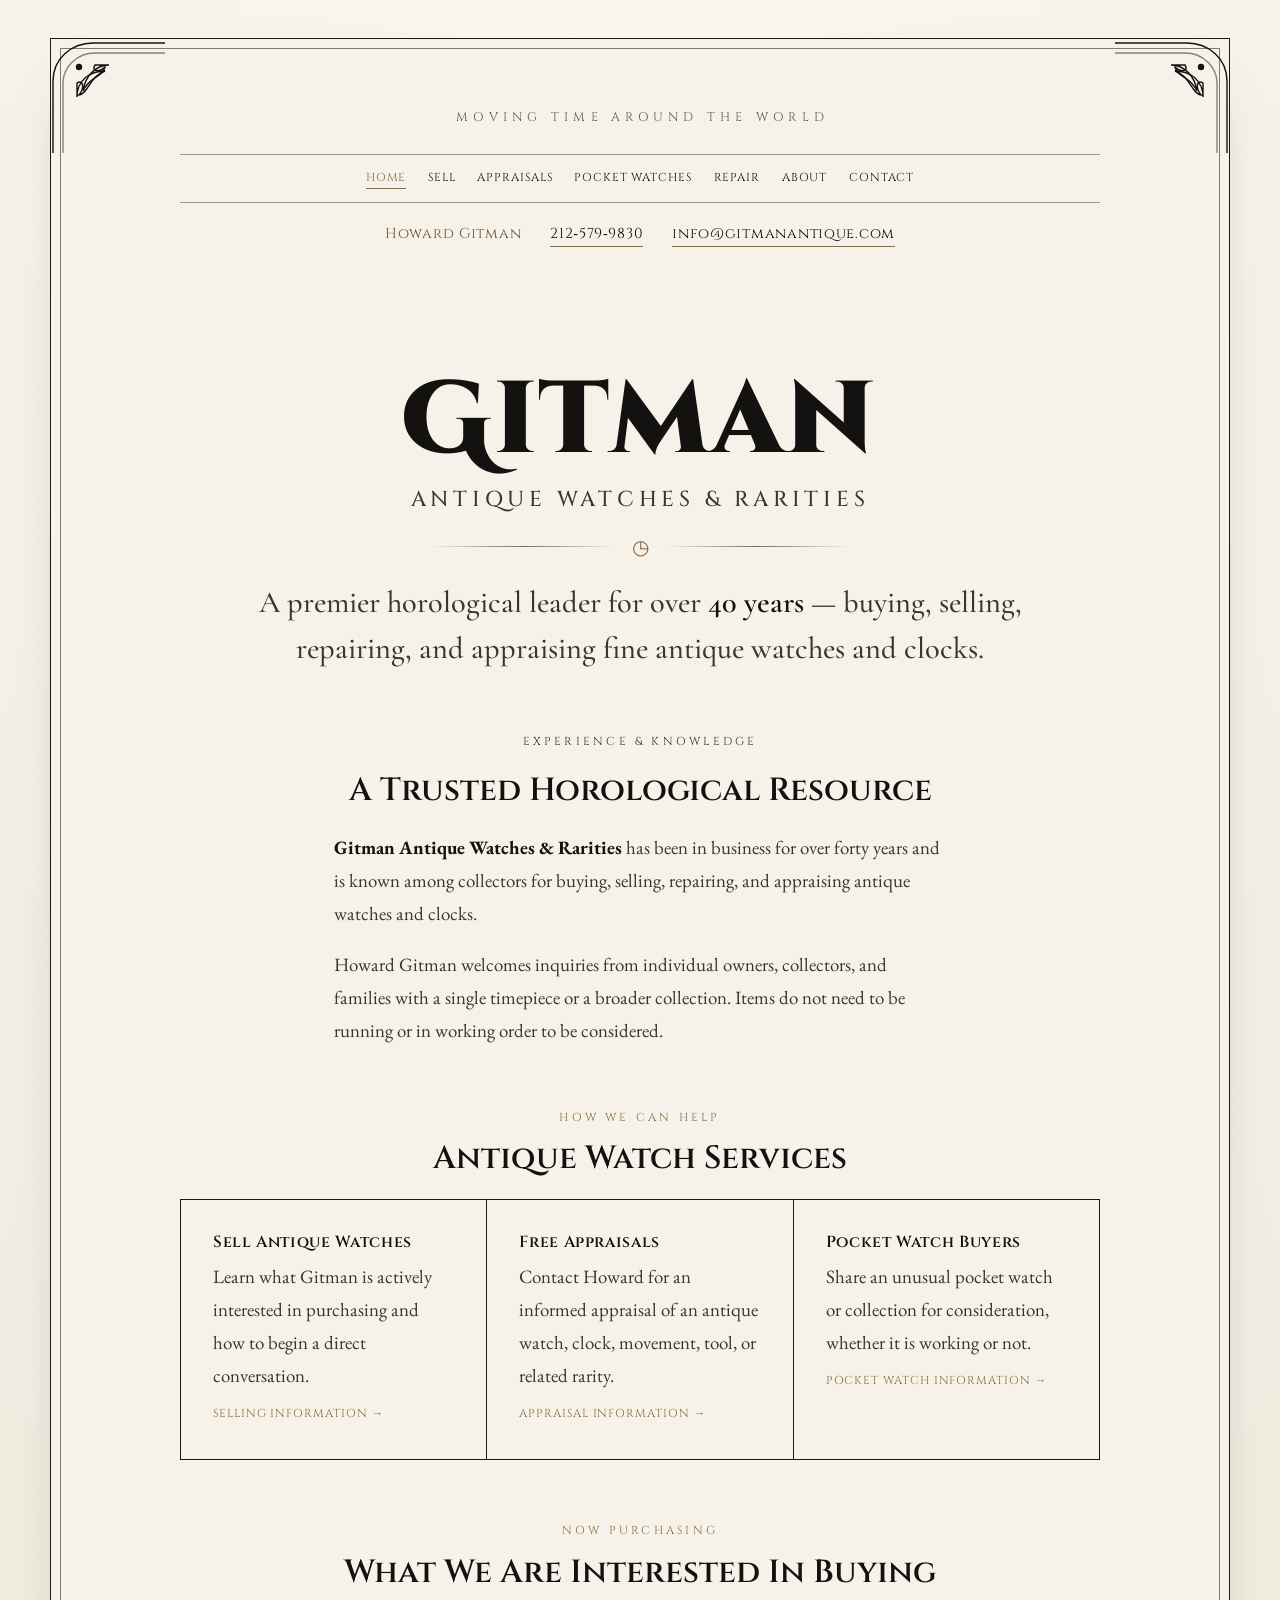
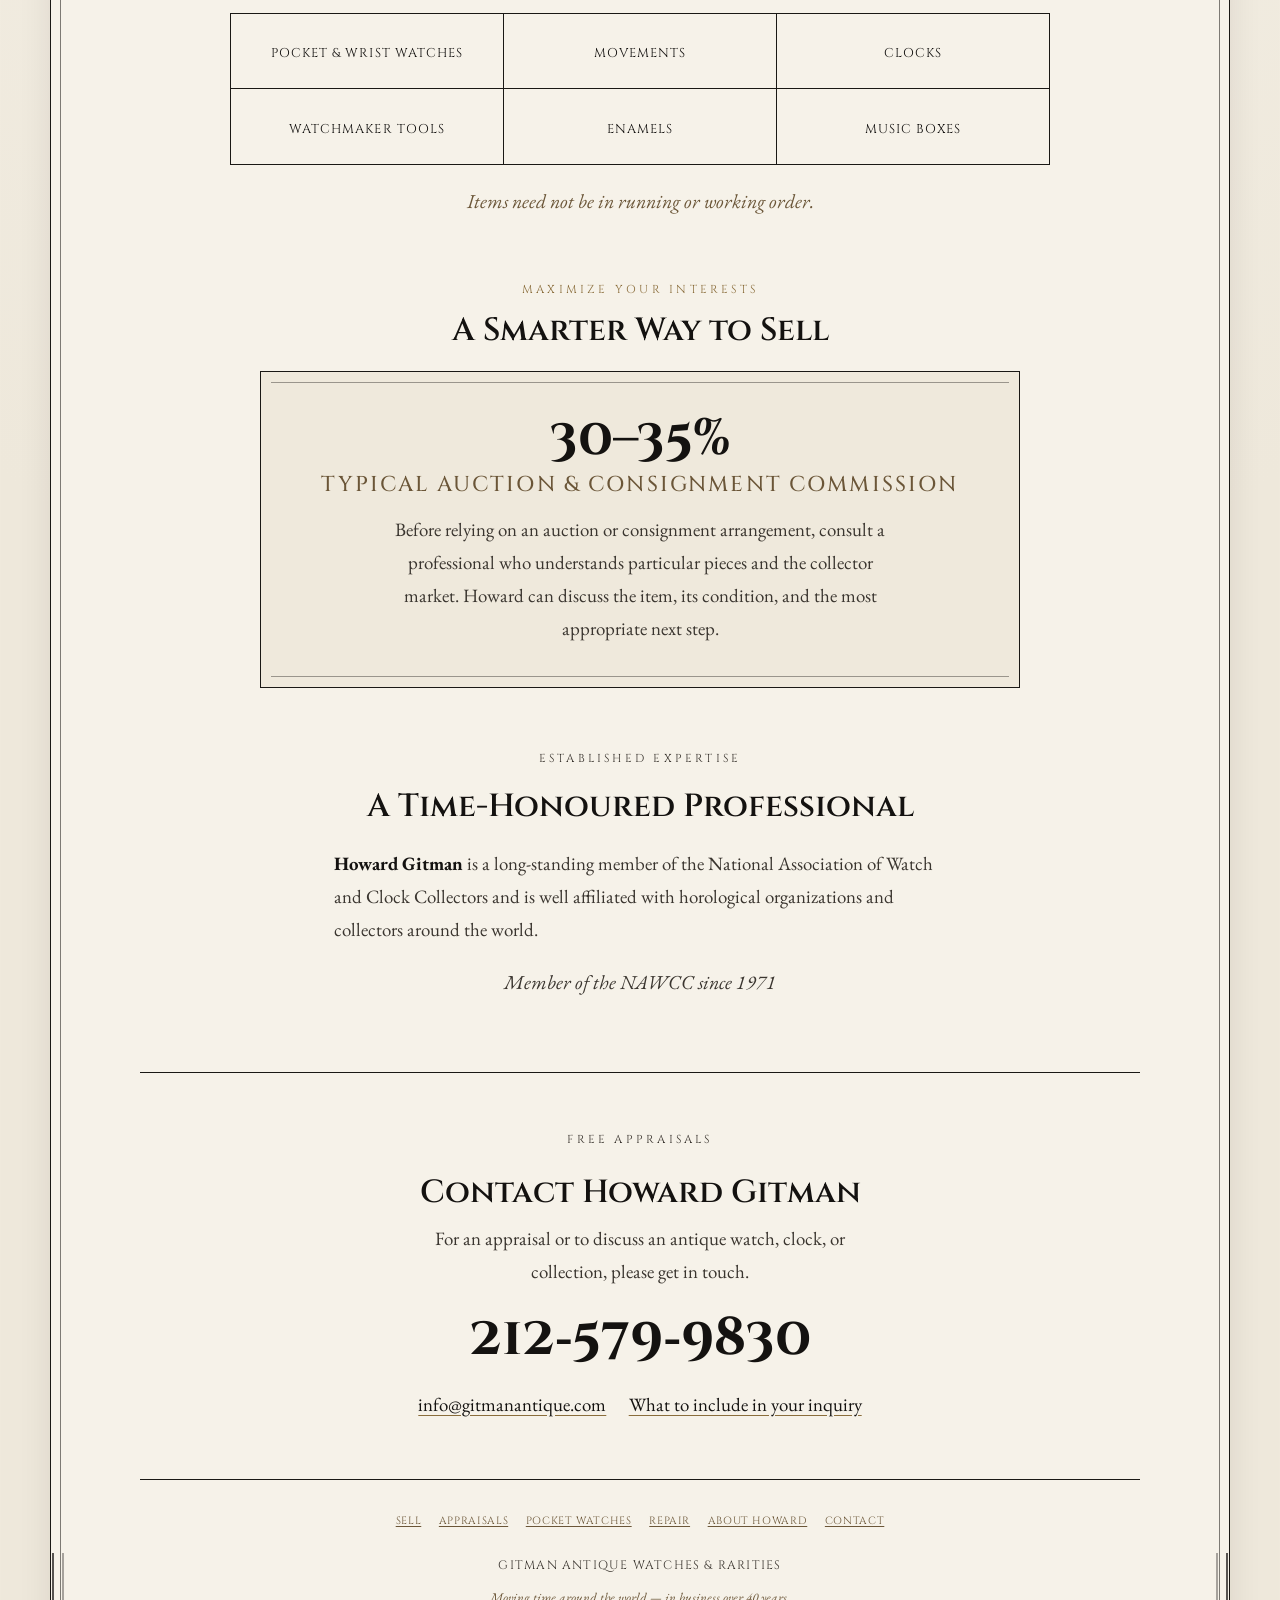
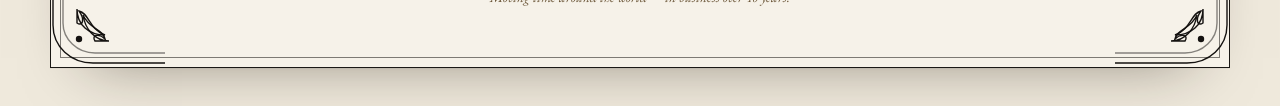
<file: index.html>
<!DOCTYPE html>
<html lang="en">
<head>
  <meta charset="UTF-8">
  <meta name="viewport" content="width=device-width, initial-scale=1.0">
  <title>Antique Watch Buyer &amp; Appraisals | Gitman Antique Watches</title>
  <meta name="description" content="Sell, appraise, repair, or buy antique watches and clocks with Howard Gitman, an NAWCC member since 1971. Call for a free appraisal.">
  <meta name="robots" content="index,follow,max-image-preview:large">
  <meta name="theme-color" content="#141210">
  <link rel="canonical" href="https://gitmanantique.com/">
  <link rel="icon" href="/assets/icons/favicon.png" type="image/png">
  <link rel="apple-touch-icon" href="/assets/icons/apple-touch-icon.png">
  <link rel="manifest" href="/manifest.webmanifest">
  <link rel="sitemap" type="application/xml" href="/sitemap.xml">
  <meta property="og:site_name" content="Gitman Antique Watches &amp; Rarities">
  <meta property="og:locale" content="en_US">
  <meta property="og:type" content="website">
  <meta property="og:title" content="Antique Watch Buyer &amp; Appraisals | Gitman Antique Watches">
  <meta property="og:description" content="Buying, selling, repairing, and appraising antique watches and clocks with Howard Gitman.">
  <meta property="og:url" content="https://gitmanantique.com/">
  <meta property="og:image" content="https://gitmanantique.com/assets/images/gitman-social-card.png">
  <meta property="og:image:width" content="1200">
  <meta property="og:image:height" content="630">
  <meta property="og:image:alt" content="Gitman Antique Watches &amp; Rarities — Moving Time Around the World">
  <meta name="twitter:card" content="summary_large_image">
  <meta name="twitter:title" content="Antique Watch Buyer &amp; Appraisals | Gitman Antique Watches">
  <meta name="twitter:description" content="Buying, selling, repairing, and appraising antique watches and clocks with Howard Gitman.">
  <meta name="twitter:image" content="https://gitmanantique.com/assets/images/gitman-social-card.png">
  <meta name="twitter:image:alt" content="Gitman Antique Watches &amp; Rarities — Moving Time Around the World">
  <link rel="preconnect" href="https://fonts.googleapis.com">
  <link rel="preconnect" href="https://fonts.gstatic.com" crossorigin>
  <link href="https://fonts.googleapis.com/css2?family=Cinzel+Decorative:wght@400;700;900&amp;family=Cinzel:wght@400;500;600&amp;family=Cormorant+Garamond:ital,wght@0,400;0,500;0,600;1,400;1,500&amp;family=EB+Garamond:ital,wght@0,400;0,500;1,400&amp;display=swap" rel="stylesheet">
  <link rel="stylesheet" href="/assets/styles.css">
  <script type="application/ld+json">
  {
    "@context": "https://schema.org",
    "@graph": [
      {
        "@type": "Organization",
        "@id": "https://gitmanantique.com/#organization",
        "name": "Gitman Antique Watches & Rarities",
        "url": "https://gitmanantique.com/",
        "email": "info@gitmanantique.com",
        "telephone": "+1-212-579-9830",
        "description": "Buyer, seller, repairer, and appraiser of antique watches, clocks, and horological rarities.",
        "founder": { "@type": "Person", "name": "Howard Gitman" },
        "areaServed": "Worldwide"
      },
      {
        "@type": "WebSite",
        "@id": "https://gitmanantique.com/#website",
        "url": "https://gitmanantique.com/",
        "name": "Gitman Antique Watches & Rarities",
        "alternateName": "Gitman Antique",
        "publisher": { "@id": "https://gitmanantique.com/#organization" },
        "inLanguage": "en-US"
      }
    ]
  }
  </script>
  <script async src="https://www.googletagmanager.com/gtag/js?id=G-J6LRDMYRNL"></script>
  <script>
    window.dataLayer = window.dataLayer || [];
    function gtag(){dataLayer.push(arguments);}
    gtag('js', new Date());
    gtag('config', 'G-J6LRDMYRNL');
  </script>
</head>
<body>
  <a class="skip-link" href="#main-content">Skip to main content</a>
  <div class="frame">
    <img class="corner tl" src="/assets/corner.svg" alt="">
    <img class="corner tr" src="/assets/corner.svg" alt="">
    <img class="corner bl" src="/assets/corner.svg" alt="">
    <img class="corner br" src="/assets/corner.svg" alt="">
    <div class="wrap">
      <header class="site-header">
        <p class="tagline-top">Moving Time Around the World</p>
        <nav class="site-nav" aria-label="Primary navigation">
          <a href="/" aria-current="page">Home</a>
          <a href="/sell-antique-watches/">Sell</a>
          <a href="/antique-watch-appraisals/">Appraisals</a>
          <a href="/pocket-watch-buyers/">Pocket Watches</a>
          <a href="/watch-clock-repair/">Repair</a>
          <a href="/about-howard-gitman/">About</a>
          <a href="/contact/">Contact</a>
        </nav>
        <div class="quickcontact" aria-label="Contact information">
          <span class="who">Howard Gitman</span>
          <a href="tel:+12125799830">212&#8209;579&#8209;9830</a>
          <a href="mailto:info@gitmanantique.com">info@gitmanantique.com</a>
        </div>
      </header>

      <main id="main-content">
        <section class="hero">
          <h1>
            <span class="display-brand">Gitman</span>
            <span class="display-subtitle">Antique Watches &amp; Rarities</span>
          </h1>
          <div class="rule" aria-hidden="true"><span class="clock">◷</span></div>
          <p class="lede">A premier horological leader for over <strong>40 years</strong> — buying, selling, repairing, and appraising fine antique watches and clocks.</p>
        </section>

        <section class="prose" aria-labelledby="welcome-title">
          <p class="eyebrow">Experience &amp; Knowledge</p>
          <h2 id="welcome-title">A Trusted Horological Resource</h2>
          <p><strong>Gitman Antique Watches &amp; Rarities</strong> has been in business for over forty years and is known among collectors for buying, selling, repairing, and appraising antique watches and clocks.</p>
          <p>Howard Gitman welcomes inquiries from individual owners, collectors, and families with a single timepiece or a broader collection. Items do not need to be running or in working order to be considered.</p>
        </section>

        <section aria-labelledby="services-title">
          <p class="eyebrow">How We Can Help</p>
          <h2 id="services-title">Antique Watch Services</h2>
          <div class="card-grid">
            <a class="card" href="/sell-antique-watches/">
              <h3>Sell Antique Watches</h3>
              <p>Learn what Gitman is actively interested in purchasing and how to begin a direct conversation.</p>
              <span class="link-label">Selling information →</span>
            </a>
            <a class="card" href="/antique-watch-appraisals/">
              <h3>Free Appraisals</h3>
              <p>Contact Howard for an informed appraisal of an antique watch, clock, movement, tool, or related rarity.</p>
              <span class="link-label">Appraisal information →</span>
            </a>
            <a class="card" href="/pocket-watch-buyers/">
              <h3>Pocket Watch Buyers</h3>
              <p>Share an unusual pocket watch or collection for consideration, whether it is working or not.</p>
              <span class="link-label">Pocket watch information →</span>
            </a>
          </div>
        </section>

        <section aria-labelledby="buy-title">
          <p class="eyebrow">Now Purchasing</p>
          <h2 id="buy-title">What We Are Interested In Buying</h2>
          <ul class="buy-grid">
            <li><span class="lbl">Pocket &amp; Wrist Watches</span></li>
            <li><span class="lbl">Movements</span></li>
            <li><span class="lbl">Clocks</span></li>
            <li><span class="lbl">Watchmaker Tools</span></li>
            <li><span class="lbl">Enamels</span></li>
            <li><span class="lbl">Music Boxes</span></li>
          </ul>
          <p class="note">Items need not be in running or working order.</p>
        </section>

        <section aria-labelledby="sell-title">
          <p class="eyebrow">Maximize Your Interests</p>
          <h2 id="sell-title">A Smarter Way to Sell</h2>
          <div class="value">
            <span class="big">30–35%<small>Typical auction &amp; consignment commission</small></span>
            <p>Before relying on an auction or consignment arrangement, consult a professional who understands particular pieces and the collector market. Howard can discuss the item, its condition, and the most appropriate next step.</p>
          </div>
        </section>

        <section class="prose" aria-labelledby="credentials-title">
          <p class="eyebrow">Established Expertise</p>
          <h2 id="credentials-title">A Time-Honoured Professional</h2>
          <p><strong>Howard Gitman</strong> is a long-standing member of the National Association of Watch and Clock Collectors and is well affiliated with horological organizations and collectors around the world.</p>
          <p class="note">Member of the NAWCC since 1971</p>
        </section>

        <section class="cta" aria-labelledby="contact-title">
          <p class="eyebrow">Free Appraisals</p>
          <h2 id="contact-title">Contact Howard Gitman</h2>
          <p>For an appraisal or to discuss an antique watch, clock, or collection, please get in touch.</p>
          <a class="phone" href="tel:+12125799830">212&#8209;579&#8209;9830</a>
          <div class="cta-links">
            <a href="mailto:info@gitmanantique.com">info@gitmanantique.com</a>
            <a href="/contact/">What to include in your inquiry</a>
          </div>
        </section>
      </main>
    </div>

    <footer class="site-footer">
      <nav class="footer-nav" aria-label="Footer navigation">
        <a href="/sell-antique-watches/">Sell</a>
        <a href="/antique-watch-appraisals/">Appraisals</a>
        <a href="/pocket-watch-buyers/">Pocket Watches</a>
        <a href="/watch-clock-repair/">Repair</a>
        <a href="/about-howard-gitman/">About Howard</a>
        <a href="/contact/">Contact</a>
      </nav>
      <span class="name">Gitman Antique Watches &amp; Rarities</span>
      <span class="sm">Moving time around the world — in business over 40 years.</span>
    </footer>
  </div>
</body>
</html>
</file>
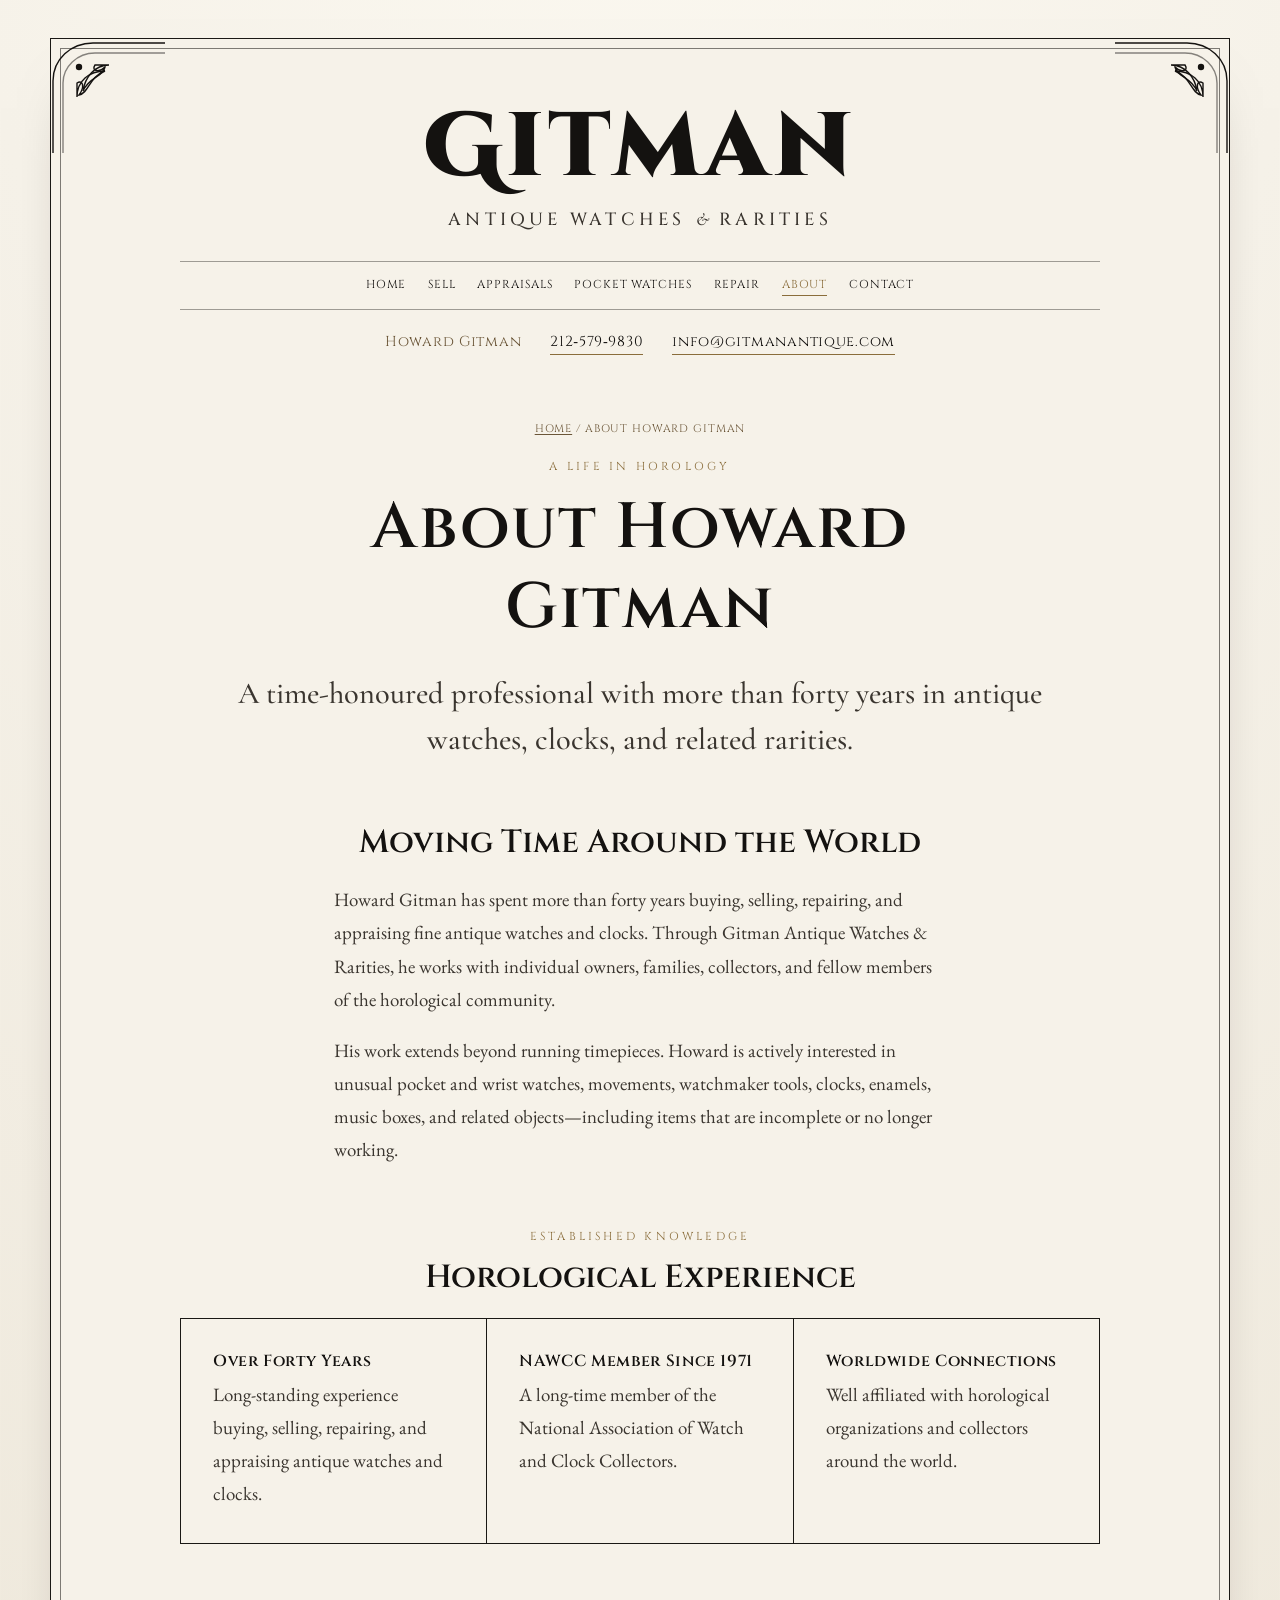
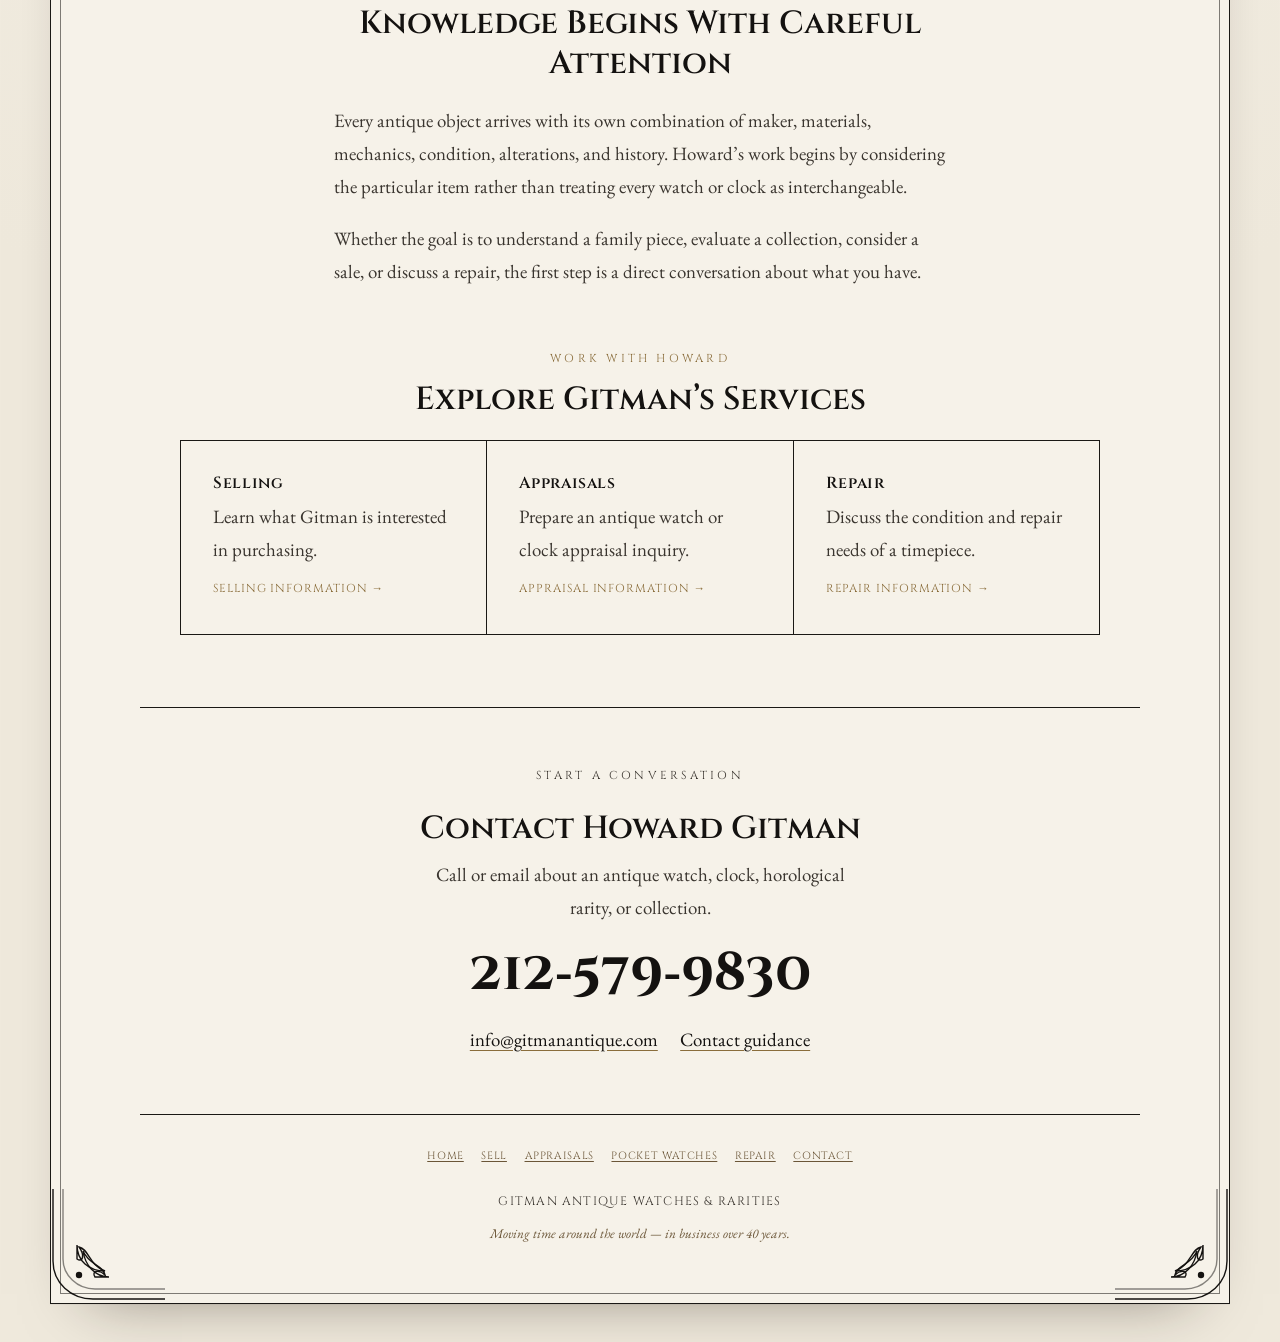
<file: about-howard-gitman/index.html>
<!DOCTYPE html>
<html lang="en">
<head>
  <meta charset="UTF-8">
  <meta name="viewport" content="width=device-width, initial-scale=1.0">
  <title>About Howard Gitman | Antique Watch Professional</title>
  <meta name="description" content="Meet Howard Gitman, a horological professional with more than forty years in antique watches and clocks and an NAWCC member since 1971.">
  <meta name="robots" content="index,follow,max-image-preview:large"><meta name="theme-color" content="#141210">
  <link rel="canonical" href="https://gitmanantique.com/about-howard-gitman/">
  <link rel="icon" href="/assets/icons/favicon.png" type="image/png"><link rel="apple-touch-icon" href="/assets/icons/apple-touch-icon.png"><link rel="manifest" href="/manifest.webmanifest">
  <meta property="og:site_name" content="Gitman Antique Watches &amp; Rarities"><meta property="og:locale" content="en_US"><meta property="og:type" content="profile">
  <meta property="og:title" content="About Howard Gitman | Antique Watch Professional"><meta property="og:description" content="More than forty years working with antique watches, clocks, and horological rarities."><meta property="og:url" content="https://gitmanantique.com/about-howard-gitman/">
  <meta property="og:image" content="https://gitmanantique.com/assets/images/gitman-social-card.png"><meta property="og:image:width" content="1200"><meta property="og:image:height" content="630"><meta property="og:image:alt" content="Gitman Antique Watches &amp; Rarities — Moving Time Around the World">
  <meta name="twitter:card" content="summary_large_image"><meta name="twitter:title" content="About Howard Gitman | Antique Watch Professional"><meta name="twitter:description" content="More than forty years working with antique watches, clocks, and horological rarities."><meta name="twitter:image" content="https://gitmanantique.com/assets/images/gitman-social-card.png"><meta name="twitter:image:alt" content="Gitman Antique Watches &amp; Rarities — Moving Time Around the World">
  <link rel="preconnect" href="https://fonts.googleapis.com"><link rel="preconnect" href="https://fonts.gstatic.com" crossorigin><link href="https://fonts.googleapis.com/css2?family=Cinzel+Decorative:wght@400;700;900&amp;family=Cinzel:wght@400;500;600&amp;family=Cormorant+Garamond:ital,wght@0,400;0,500;0,600;1,400;1,500&amp;family=EB+Garamond:ital,wght@0,400;0,500;1,400&amp;display=swap" rel="stylesheet"><link rel="stylesheet" href="/assets/styles.css">
  <script type="application/ld+json">
  {
    "@context": "https://schema.org",
    "@graph": [
      {
        "@type": "ProfilePage",
        "url": "https://gitmanantique.com/about-howard-gitman/",
        "name": "About Howard Gitman",
        "mainEntity": {
          "@type": "Person",
          "@id": "https://gitmanantique.com/about-howard-gitman/#howard-gitman",
          "name": "Howard Gitman",
          "worksFor": { "@type": "Organization", "@id": "https://gitmanantique.com/#organization", "name": "Gitman Antique Watches & Rarities" },
          "knowsAbout": ["Antique watches", "Antique clocks", "Horology", "Pocket watches", "Watchmaker tools"]
        }
      },
      {
        "@type": "BreadcrumbList",
        "itemListElement": [
          { "@type": "ListItem", "position": 1, "name": "Home", "item": "https://gitmanantique.com/" },
          { "@type": "ListItem", "position": 2, "name": "About Howard Gitman", "item": "https://gitmanantique.com/about-howard-gitman/" }
        ]
      }
    ]
  }
  </script>
  <script async src="https://www.googletagmanager.com/gtag/js?id=G-J6LRDMYRNL"></script><script>window.dataLayer=window.dataLayer||[];function gtag(){dataLayer.push(arguments);}gtag('js',new Date());gtag('config','G-J6LRDMYRNL');</script>
</head>
<body>
  <a class="skip-link" href="#main-content">Skip to main content</a>
  <div class="frame">
    <img class="corner tl" src="/assets/corner.svg" alt=""><img class="corner tr" src="/assets/corner.svg" alt=""><img class="corner bl" src="/assets/corner.svg" alt=""><img class="corner br" src="/assets/corner.svg" alt="">
    <div class="wrap">
      <header class="site-header">
        <a class="brand-link" href="/" aria-label="Gitman Antique Watches and Rarities home"><span class="wordmark">Gitman</span><span class="brand-subtitle">Antique Watches <span class="amp">&amp;</span> Rarities</span></a>
        <nav class="site-nav" aria-label="Primary navigation"><a href="/">Home</a><a href="/sell-antique-watches/">Sell</a><a href="/antique-watch-appraisals/">Appraisals</a><a href="/pocket-watch-buyers/">Pocket Watches</a><a href="/watch-clock-repair/">Repair</a><a href="/about-howard-gitman/" aria-current="page">About</a><a href="/contact/">Contact</a></nav>
        <div class="quickcontact"><span class="who">Howard Gitman</span><a href="tel:+12125799830">212&#8209;579&#8209;9830</a><a href="mailto:info@gitmanantique.com">info@gitmanantique.com</a></div>
      </header>

      <main id="main-content">
        <header class="page-hero">
          <nav class="breadcrumb" aria-label="Breadcrumb"><a href="/">Home</a> / About Howard Gitman</nav>
          <p class="eyebrow">A Life in Horology</p>
          <h1>About Howard Gitman</h1>
          <p class="lede">A time-honoured professional with more than forty years in antique watches, clocks, and related rarities.</p>
        </header>

        <section class="prose" aria-labelledby="experience-title">
          <h2 id="experience-title">Moving Time Around the World</h2>
          <p>Howard Gitman has spent more than forty years buying, selling, repairing, and appraising fine antique watches and clocks. Through Gitman Antique Watches &amp; Rarities, he works with individual owners, families, collectors, and fellow members of the horological community.</p>
          <p>His work extends beyond running timepieces. Howard is actively interested in unusual pocket and wrist watches, movements, watchmaker tools, clocks, enamels, music boxes, and related objects—including items that are incomplete or no longer working.</p>
        </section>

        <section aria-labelledby="credentials-title">
          <p class="eyebrow">Established Knowledge</p><h2 id="credentials-title">Horological Experience</h2>
          <div class="card-grid"><div class="card"><h3>Over Forty Years</h3><p>Long-standing experience buying, selling, repairing, and appraising antique watches and clocks.</p></div><div class="card"><h3>NAWCC Member Since 1971</h3><p>A long-time member of the National Association of Watch and Clock Collectors.</p></div><div class="card"><h3>Worldwide Connections</h3><p>Well affiliated with horological organizations and collectors around the world.</p></div></div>
        </section>

        <section class="prose" aria-labelledby="approach-title">
          <h2 id="approach-title">Knowledge Begins With Careful Attention</h2>
          <p>Every antique object arrives with its own combination of maker, materials, mechanics, condition, alterations, and history. Howard’s work begins by considering the particular item rather than treating every watch or clock as interchangeable.</p>
          <p>Whether the goal is to understand a family piece, evaluate a collection, consider a sale, or discuss a repair, the first step is a direct conversation about what you have.</p>
        </section>

        <section aria-labelledby="services-title">
          <p class="eyebrow">Work With Howard</p><h2 id="services-title">Explore Gitman’s Services</h2>
          <div class="card-grid"><a class="card" href="/sell-antique-watches/"><h3>Selling</h3><p>Learn what Gitman is interested in purchasing.</p><span class="link-label">Selling information →</span></a><a class="card" href="/antique-watch-appraisals/"><h3>Appraisals</h3><p>Prepare an antique watch or clock appraisal inquiry.</p><span class="link-label">Appraisal information →</span></a><a class="card" href="/watch-clock-repair/"><h3>Repair</h3><p>Discuss the condition and repair needs of a timepiece.</p><span class="link-label">Repair information →</span></a></div>
        </section>

        <section class="cta" aria-labelledby="contact-title"><p class="eyebrow">Start a Conversation</p><h2 id="contact-title">Contact Howard Gitman</h2><p>Call or email about an antique watch, clock, horological rarity, or collection.</p><a class="phone" href="tel:+12125799830">212&#8209;579&#8209;9830</a><div class="cta-links"><a href="mailto:info@gitmanantique.com">info@gitmanantique.com</a><a href="/contact/">Contact guidance</a></div></section>
      </main>
    </div>
    <footer class="site-footer"><nav class="footer-nav" aria-label="Footer navigation"><a href="/">Home</a><a href="/sell-antique-watches/">Sell</a><a href="/antique-watch-appraisals/">Appraisals</a><a href="/pocket-watch-buyers/">Pocket Watches</a><a href="/watch-clock-repair/">Repair</a><a href="/contact/">Contact</a></nav><span class="name">Gitman Antique Watches &amp; Rarities</span><span class="sm">Moving time around the world — in business over 40 years.</span></footer>
  </div>
</body>
</html>
</file>
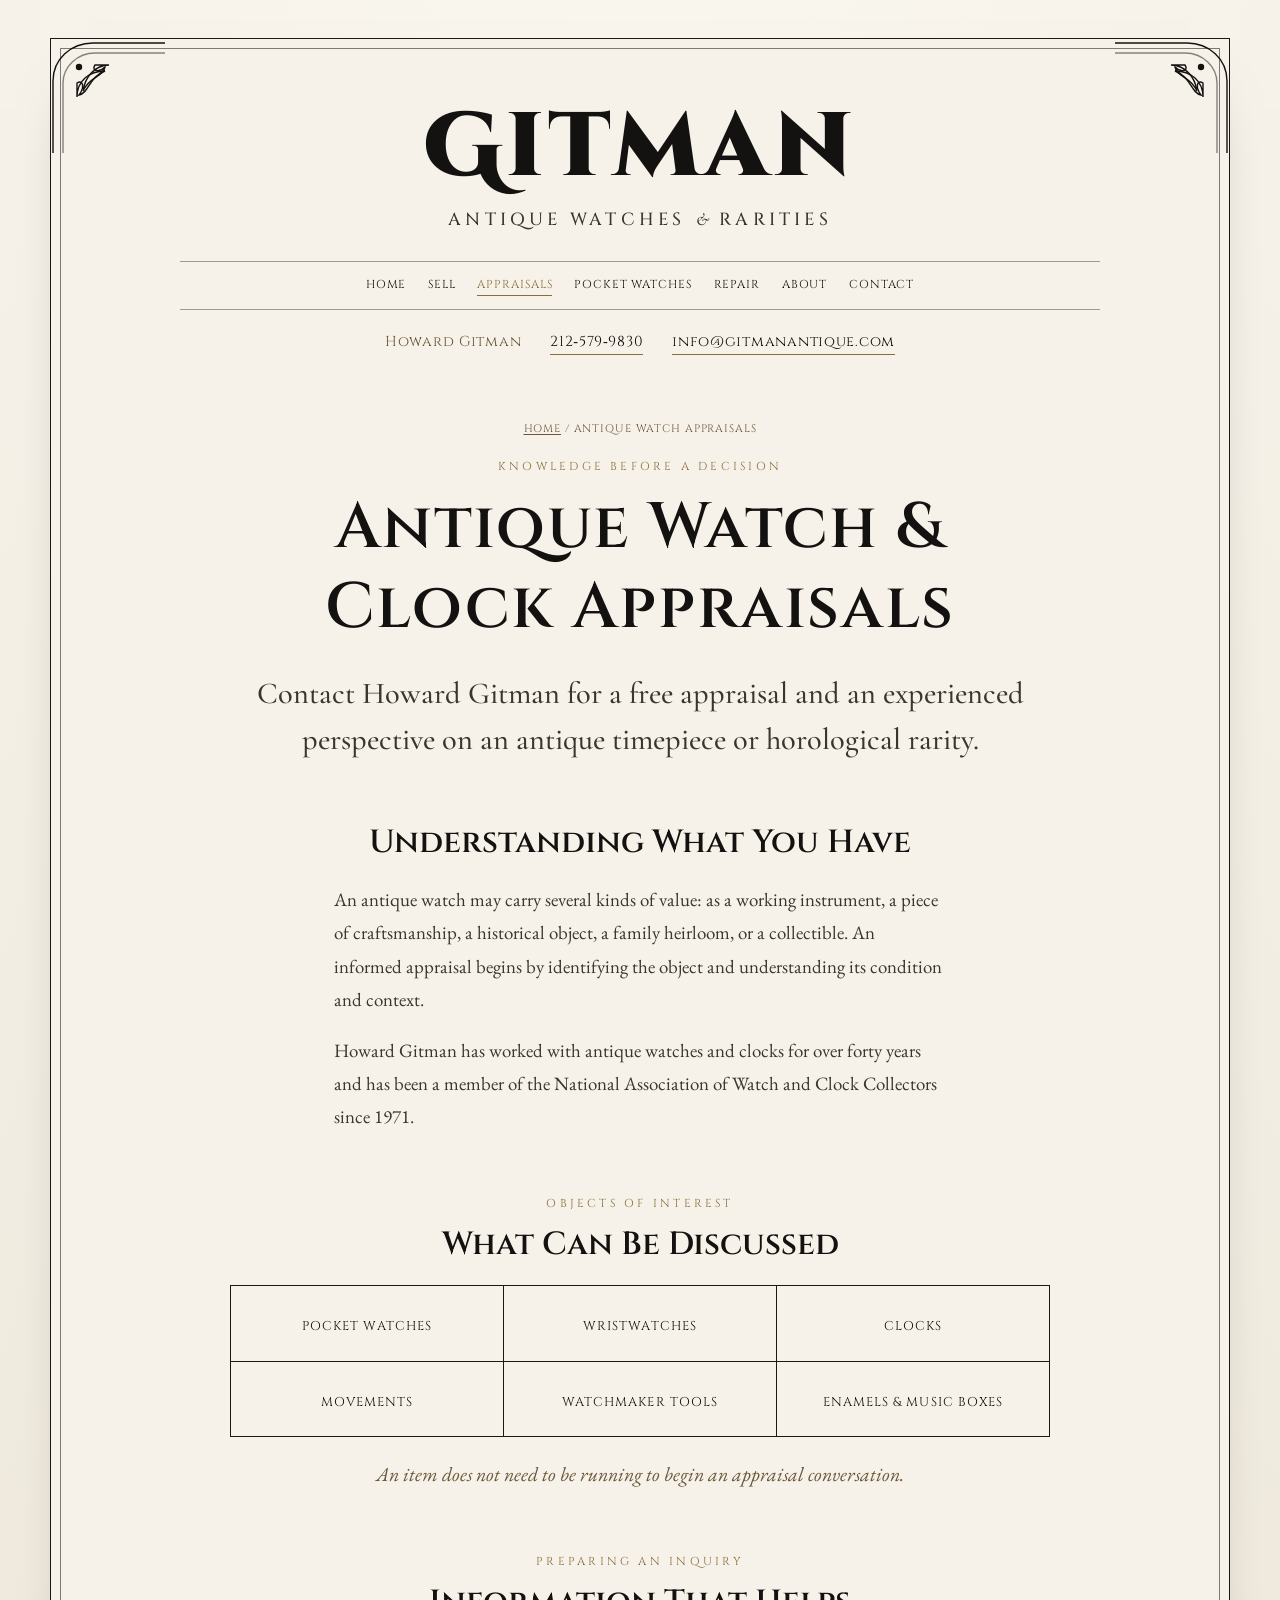
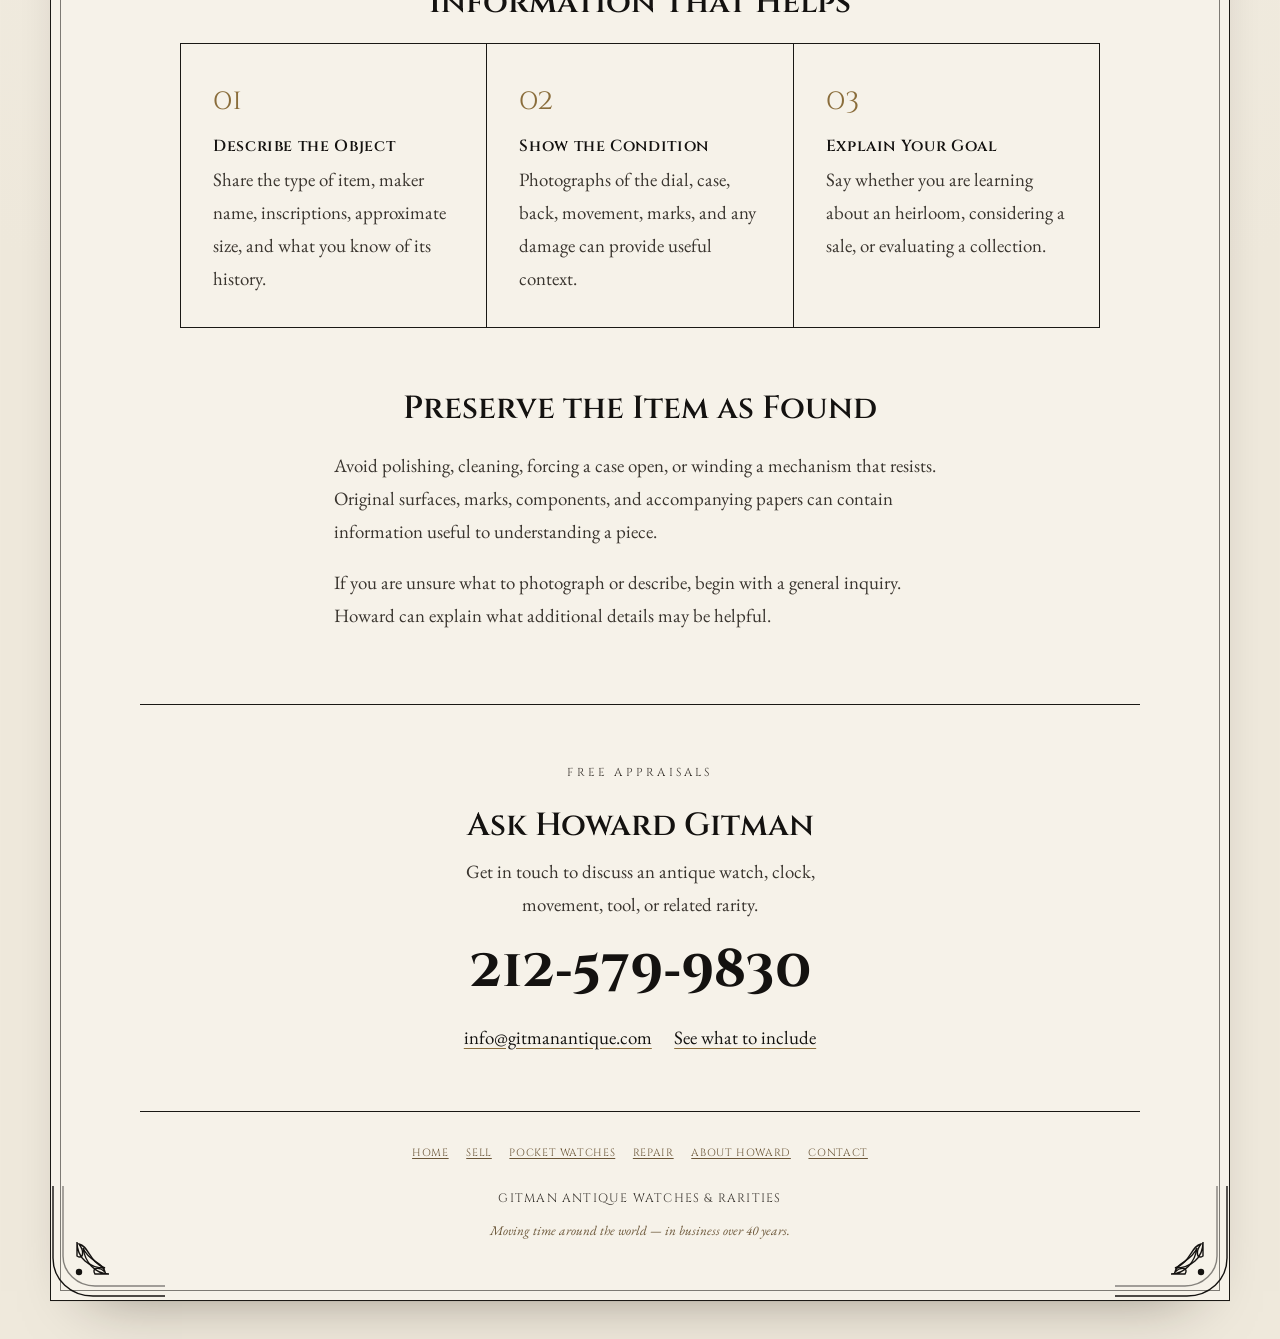
<file: antique-watch-appraisals/index.html>
<!DOCTYPE html>
<html lang="en">
<head>
  <meta charset="UTF-8">
  <meta name="viewport" content="width=device-width, initial-scale=1.0">
  <title>Antique Watch Appraisals | Gitman Antique Watches</title>
  <meta name="description" content="Contact Howard Gitman for a free appraisal of an antique pocket watch, wristwatch, clock, movement, watchmaker tool, or horological rarity.">
  <meta name="robots" content="index,follow,max-image-preview:large">
  <meta name="theme-color" content="#141210">
  <link rel="canonical" href="https://gitmanantique.com/antique-watch-appraisals/">
  <link rel="icon" href="/assets/icons/favicon.png" type="image/png">
  <link rel="apple-touch-icon" href="/assets/icons/apple-touch-icon.png">
  <link rel="manifest" href="/manifest.webmanifest">
  <meta property="og:site_name" content="Gitman Antique Watches &amp; Rarities">
  <meta property="og:locale" content="en_US">
  <meta property="og:type" content="website">
  <meta property="og:title" content="Antique Watch Appraisals | Gitman Antique Watches">
  <meta property="og:description" content="Contact Howard Gitman to discuss a free appraisal of an antique watch, clock, or horological rarity.">
  <meta property="og:url" content="https://gitmanantique.com/antique-watch-appraisals/">
  <meta property="og:image" content="https://gitmanantique.com/assets/images/gitman-social-card.png">
  <meta property="og:image:width" content="1200"><meta property="og:image:height" content="630">
  <meta property="og:image:alt" content="Gitman Antique Watches &amp; Rarities — Moving Time Around the World">
  <meta name="twitter:card" content="summary_large_image">
  <meta name="twitter:title" content="Antique Watch Appraisals | Gitman Antique Watches">
  <meta name="twitter:description" content="Contact Howard Gitman to discuss a free appraisal of an antique watch, clock, or horological rarity.">
  <meta name="twitter:image" content="https://gitmanantique.com/assets/images/gitman-social-card.png">
  <meta name="twitter:image:alt" content="Gitman Antique Watches &amp; Rarities — Moving Time Around the World">
  <link rel="preconnect" href="https://fonts.googleapis.com"><link rel="preconnect" href="https://fonts.gstatic.com" crossorigin>
  <link href="https://fonts.googleapis.com/css2?family=Cinzel+Decorative:wght@400;700;900&amp;family=Cinzel:wght@400;500;600&amp;family=Cormorant+Garamond:ital,wght@0,400;0,500;0,600;1,400;1,500&amp;family=EB+Garamond:ital,wght@0,400;0,500;1,400&amp;display=swap" rel="stylesheet">
  <link rel="stylesheet" href="/assets/styles.css">
  <script type="application/ld+json">
  {
    "@context": "https://schema.org",
    "@graph": [
      {
        "@type": "Service",
        "name": "Antique Watch and Clock Appraisals",
        "url": "https://gitmanantique.com/antique-watch-appraisals/",
        "description": "Appraisals of antique pocket watches, wristwatches, clocks, movements, tools, and related horological rarities.",
        "provider": { "@type": "Organization", "@id": "https://gitmanantique.com/#organization", "name": "Gitman Antique Watches & Rarities", "url": "https://gitmanantique.com/" },
        "areaServed": "Worldwide"
      },
      {
        "@type": "BreadcrumbList",
        "itemListElement": [
          { "@type": "ListItem", "position": 1, "name": "Home", "item": "https://gitmanantique.com/" },
          { "@type": "ListItem", "position": 2, "name": "Antique Watch Appraisals", "item": "https://gitmanantique.com/antique-watch-appraisals/" }
        ]
      }
    ]
  }
  </script>
  <script async src="https://www.googletagmanager.com/gtag/js?id=G-J6LRDMYRNL"></script>
  <script>window.dataLayer=window.dataLayer||[];function gtag(){dataLayer.push(arguments);}gtag('js',new Date());gtag('config','G-J6LRDMYRNL');</script>
</head>
<body>
  <a class="skip-link" href="#main-content">Skip to main content</a>
  <div class="frame">
    <img class="corner tl" src="/assets/corner.svg" alt=""><img class="corner tr" src="/assets/corner.svg" alt=""><img class="corner bl" src="/assets/corner.svg" alt=""><img class="corner br" src="/assets/corner.svg" alt="">
    <div class="wrap">
      <header class="site-header">
        <a class="brand-link" href="/" aria-label="Gitman Antique Watches and Rarities home"><span class="wordmark">Gitman</span><span class="brand-subtitle">Antique Watches <span class="amp">&amp;</span> Rarities</span></a>
        <nav class="site-nav" aria-label="Primary navigation"><a href="/">Home</a><a href="/sell-antique-watches/">Sell</a><a href="/antique-watch-appraisals/" aria-current="page">Appraisals</a><a href="/pocket-watch-buyers/">Pocket Watches</a><a href="/watch-clock-repair/">Repair</a><a href="/about-howard-gitman/">About</a><a href="/contact/">Contact</a></nav>
        <div class="quickcontact"><span class="who">Howard Gitman</span><a href="tel:+12125799830">212&#8209;579&#8209;9830</a><a href="mailto:info@gitmanantique.com">info@gitmanantique.com</a></div>
      </header>

      <main id="main-content">
        <header class="page-hero">
          <nav class="breadcrumb" aria-label="Breadcrumb"><a href="/">Home</a> / Antique Watch Appraisals</nav>
          <p class="eyebrow">Knowledge Before a Decision</p>
          <h1>Antique Watch &amp; Clock Appraisals</h1>
          <p class="lede">Contact Howard Gitman for a free appraisal and an experienced perspective on an antique timepiece or horological rarity.</p>
        </header>

        <section class="prose" aria-labelledby="understanding-title">
          <h2 id="understanding-title">Understanding What You Have</h2>
          <p>An antique watch may carry several kinds of value: as a working instrument, a piece of craftsmanship, a historical object, a family heirloom, or a collectible. An informed appraisal begins by identifying the object and understanding its condition and context.</p>
          <p>Howard Gitman has worked with antique watches and clocks for over forty years and has been a member of the National Association of Watch and Clock Collectors since 1971.</p>
        </section>

        <section aria-labelledby="appraise-title">
          <p class="eyebrow">Objects of Interest</p>
          <h2 id="appraise-title">What Can Be Discussed</h2>
          <ul class="buy-grid"><li><span class="lbl">Pocket Watches</span></li><li><span class="lbl">Wristwatches</span></li><li><span class="lbl">Clocks</span></li><li><span class="lbl">Movements</span></li><li><span class="lbl">Watchmaker Tools</span></li><li><span class="lbl">Enamels &amp; Music Boxes</span></li></ul>
          <p class="note">An item does not need to be running to begin an appraisal conversation.</p>
        </section>

        <section aria-labelledby="process-title">
          <p class="eyebrow">Preparing an Inquiry</p>
          <h2 id="process-title">Information That Helps</h2>
          <div class="process-grid">
            <div class="process-step"><span class="number">01</span><h3>Describe the Object</h3><p>Share the type of item, maker name, inscriptions, approximate size, and what you know of its history.</p></div>
            <div class="process-step"><span class="number">02</span><h3>Show the Condition</h3><p>Photographs of the dial, case, back, movement, marks, and any damage can provide useful context.</p></div>
            <div class="process-step"><span class="number">03</span><h3>Explain Your Goal</h3><p>Say whether you are learning about an heirloom, considering a sale, or evaluating a collection.</p></div>
          </div>
        </section>

        <section class="prose" aria-labelledby="care-title">
          <h2 id="care-title">Preserve the Item as Found</h2>
          <p>Avoid polishing, cleaning, forcing a case open, or winding a mechanism that resists. Original surfaces, marks, components, and accompanying papers can contain information useful to understanding a piece.</p>
          <p>If you are unsure what to photograph or describe, begin with a general inquiry. Howard can explain what additional details may be helpful.</p>
        </section>

        <section class="cta" aria-labelledby="contact-title">
          <p class="eyebrow">Free Appraisals</p><h2 id="contact-title">Ask Howard Gitman</h2>
          <p>Get in touch to discuss an antique watch, clock, movement, tool, or related rarity.</p>
          <a class="phone" href="tel:+12125799830">212&#8209;579&#8209;9830</a>
          <div class="cta-links"><a href="mailto:info@gitmanantique.com">info@gitmanantique.com</a><a href="/contact/">See what to include</a></div>
        </section>
      </main>
    </div>
    <footer class="site-footer"><nav class="footer-nav" aria-label="Footer navigation"><a href="/">Home</a><a href="/sell-antique-watches/">Sell</a><a href="/pocket-watch-buyers/">Pocket Watches</a><a href="/watch-clock-repair/">Repair</a><a href="/about-howard-gitman/">About Howard</a><a href="/contact/">Contact</a></nav><span class="name">Gitman Antique Watches &amp; Rarities</span><span class="sm">Moving time around the world — in business over 40 years.</span></footer>
  </div>
</body>
</html>
</file>
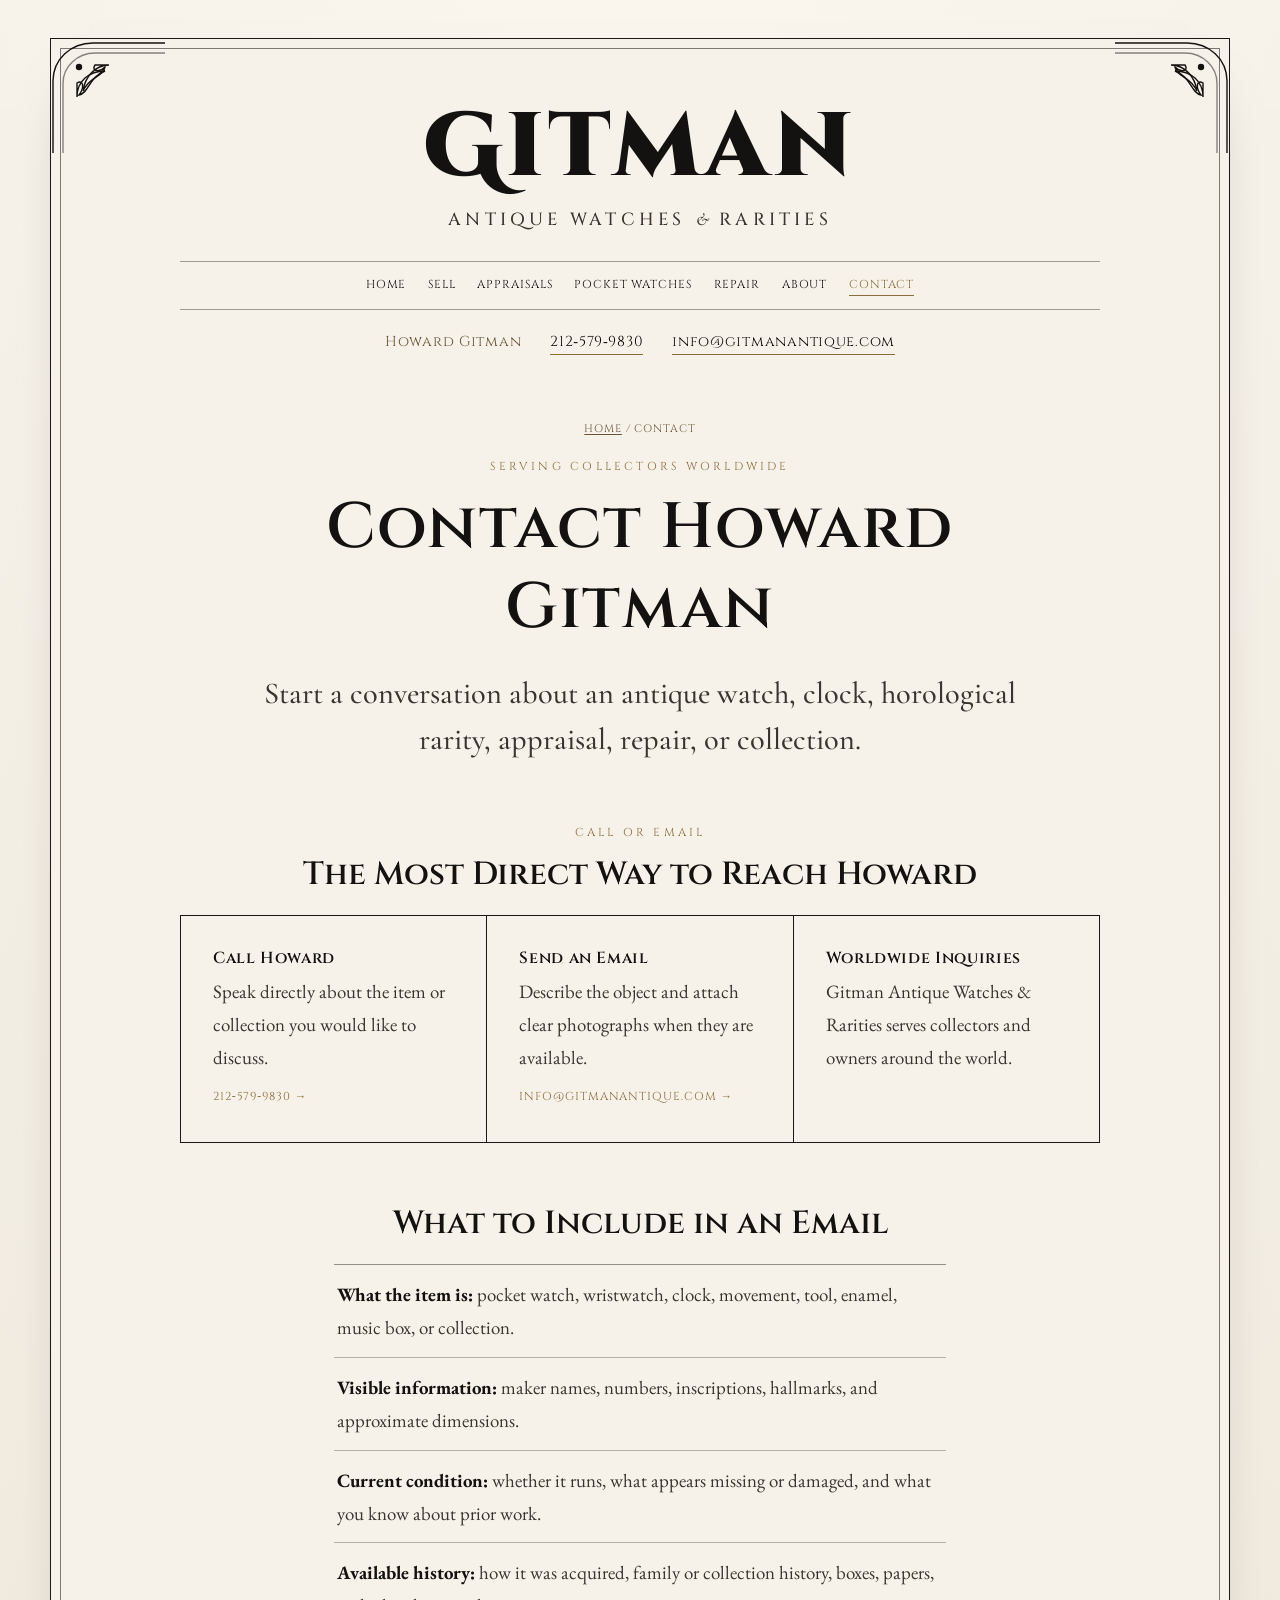
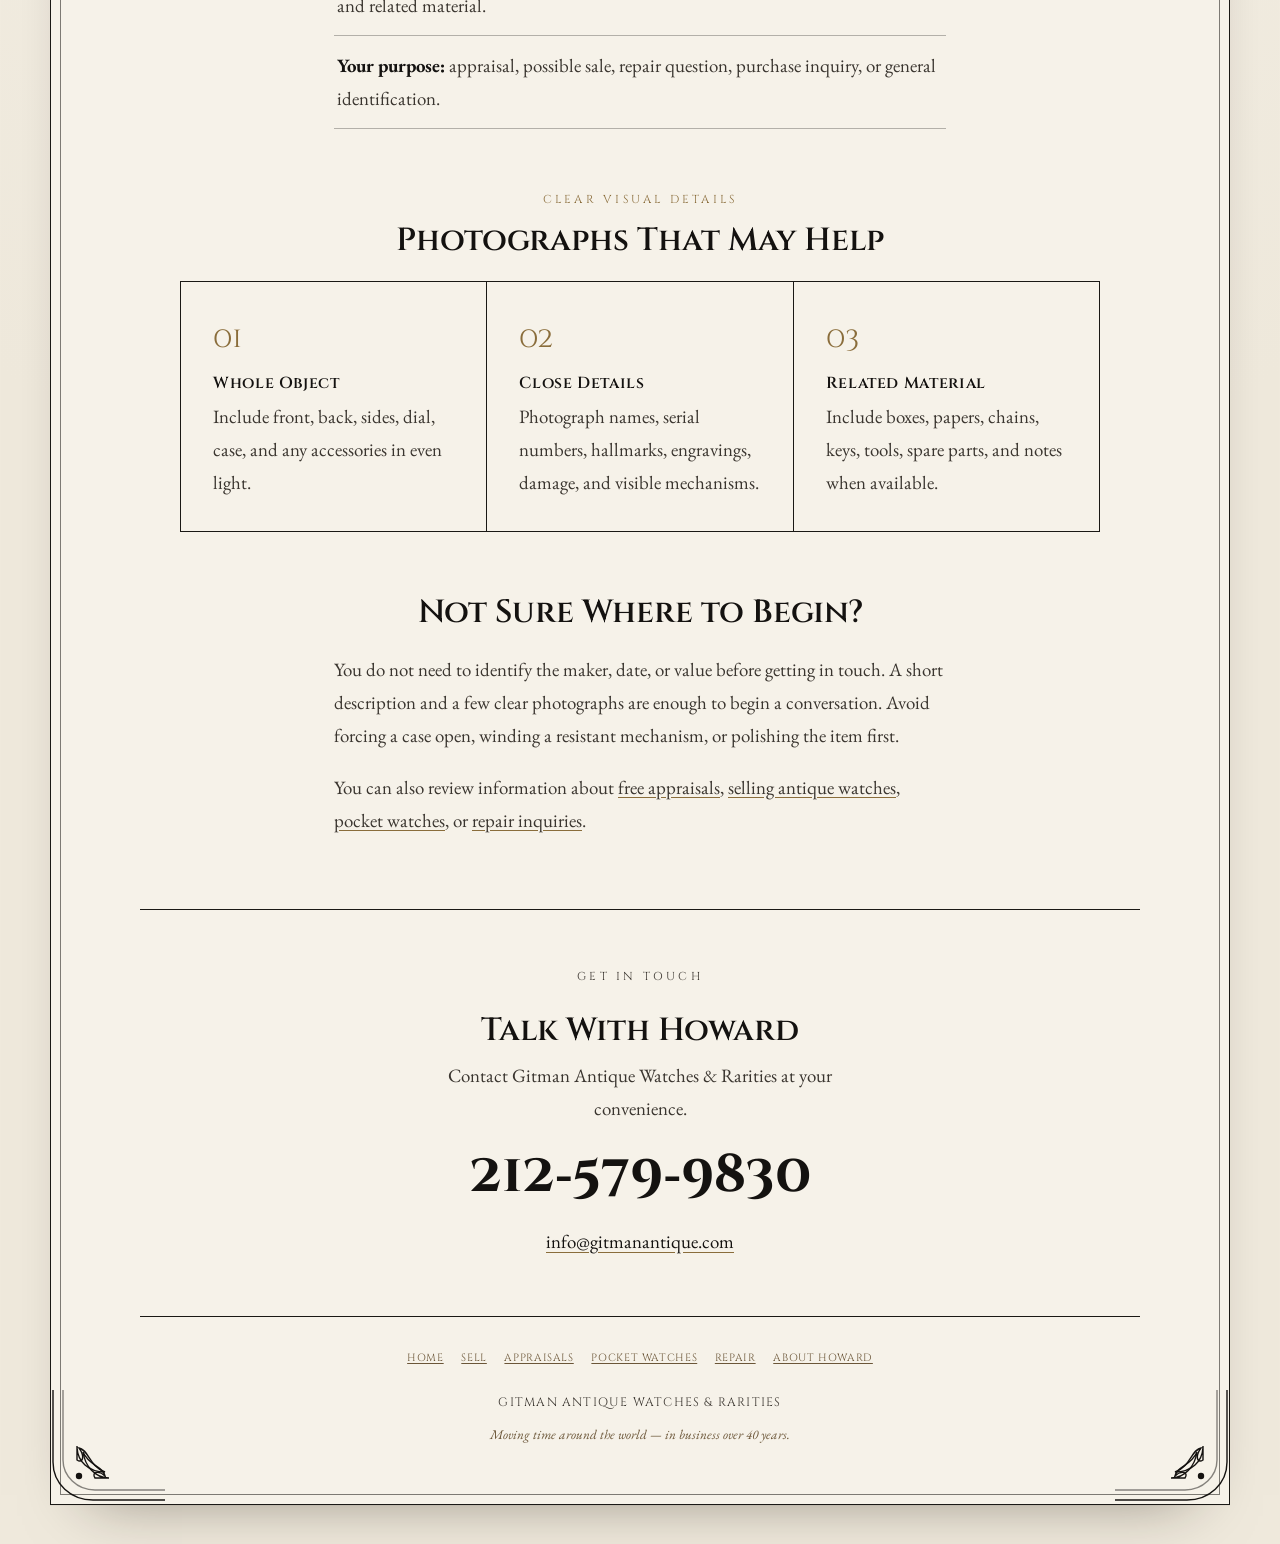
<file: contact/index.html>
<!DOCTYPE html>
<html lang="en">
<head>
  <meta charset="UTF-8">
  <meta name="viewport" content="width=device-width, initial-scale=1.0">
  <title>Contact Howard Gitman | Antique Watch Appraisals</title>
  <meta name="description" content="Call or email Howard Gitman about an antique watch, clock, appraisal, repair, purchase, or collection. Serving collectors worldwide.">
  <meta name="robots" content="index,follow,max-image-preview:large"><meta name="theme-color" content="#141210">
  <link rel="canonical" href="https://gitmanantique.com/contact/">
  <link rel="icon" href="/assets/icons/favicon.png" type="image/png"><link rel="apple-touch-icon" href="/assets/icons/apple-touch-icon.png"><link rel="manifest" href="/manifest.webmanifest">
  <meta property="og:site_name" content="Gitman Antique Watches &amp; Rarities"><meta property="og:locale" content="en_US"><meta property="og:type" content="website">
  <meta property="og:title" content="Contact Howard Gitman | Antique Watch Appraisals"><meta property="og:description" content="Call or email about an antique watch, clock, appraisal, repair, purchase, or collection."><meta property="og:url" content="https://gitmanantique.com/contact/">
  <meta property="og:image" content="https://gitmanantique.com/assets/images/gitman-social-card.png"><meta property="og:image:width" content="1200"><meta property="og:image:height" content="630"><meta property="og:image:alt" content="Gitman Antique Watches &amp; Rarities — Moving Time Around the World">
  <meta name="twitter:card" content="summary_large_image"><meta name="twitter:title" content="Contact Howard Gitman | Antique Watch Appraisals"><meta name="twitter:description" content="Call or email about an antique watch, clock, appraisal, repair, purchase, or collection."><meta name="twitter:image" content="https://gitmanantique.com/assets/images/gitman-social-card.png"><meta name="twitter:image:alt" content="Gitman Antique Watches &amp; Rarities — Moving Time Around the World">
  <link rel="preconnect" href="https://fonts.googleapis.com"><link rel="preconnect" href="https://fonts.gstatic.com" crossorigin><link href="https://fonts.googleapis.com/css2?family=Cinzel+Decorative:wght@400;700;900&amp;family=Cinzel:wght@400;500;600&amp;family=Cormorant+Garamond:ital,wght@0,400;0,500;0,600;1,400;1,500&amp;family=EB+Garamond:ital,wght@0,400;0,500;1,400&amp;display=swap" rel="stylesheet"><link rel="stylesheet" href="/assets/styles.css">
  <script type="application/ld+json">
  {
    "@context": "https://schema.org",
    "@graph": [
      {
        "@type": "ContactPage",
        "url": "https://gitmanantique.com/contact/",
        "name": "Contact Howard Gitman",
        "mainEntity": {
          "@type": "Organization",
          "@id": "https://gitmanantique.com/#organization",
          "name": "Gitman Antique Watches & Rarities",
          "url": "https://gitmanantique.com/",
          "telephone": "+1-212-579-9830",
          "email": "info@gitmanantique.com",
          "areaServed": "Worldwide"
        }
      },
      {
        "@type": "BreadcrumbList",
        "itemListElement": [
          { "@type": "ListItem", "position": 1, "name": "Home", "item": "https://gitmanantique.com/" },
          { "@type": "ListItem", "position": 2, "name": "Contact", "item": "https://gitmanantique.com/contact/" }
        ]
      }
    ]
  }
  </script>
  <script async src="https://www.googletagmanager.com/gtag/js?id=G-J6LRDMYRNL"></script><script>window.dataLayer=window.dataLayer||[];function gtag(){dataLayer.push(arguments);}gtag('js',new Date());gtag('config','G-J6LRDMYRNL');</script>
</head>
<body>
  <a class="skip-link" href="#main-content">Skip to main content</a>
  <div class="frame">
    <img class="corner tl" src="/assets/corner.svg" alt=""><img class="corner tr" src="/assets/corner.svg" alt=""><img class="corner bl" src="/assets/corner.svg" alt=""><img class="corner br" src="/assets/corner.svg" alt="">
    <div class="wrap">
      <header class="site-header">
        <a class="brand-link" href="/" aria-label="Gitman Antique Watches and Rarities home"><span class="wordmark">Gitman</span><span class="brand-subtitle">Antique Watches <span class="amp">&amp;</span> Rarities</span></a>
        <nav class="site-nav" aria-label="Primary navigation"><a href="/">Home</a><a href="/sell-antique-watches/">Sell</a><a href="/antique-watch-appraisals/">Appraisals</a><a href="/pocket-watch-buyers/">Pocket Watches</a><a href="/watch-clock-repair/">Repair</a><a href="/about-howard-gitman/">About</a><a href="/contact/" aria-current="page">Contact</a></nav>
        <div class="quickcontact"><span class="who">Howard Gitman</span><a href="tel:+12125799830">212&#8209;579&#8209;9830</a><a href="mailto:info@gitmanantique.com">info@gitmanantique.com</a></div>
      </header>

      <main id="main-content">
        <header class="page-hero">
          <nav class="breadcrumb" aria-label="Breadcrumb"><a href="/">Home</a> / Contact</nav>
          <p class="eyebrow">Serving Collectors Worldwide</p>
          <h1>Contact Howard Gitman</h1>
          <p class="lede">Start a conversation about an antique watch, clock, horological rarity, appraisal, repair, or collection.</p>
        </header>

        <section aria-labelledby="choose-title">
          <p class="eyebrow">Call or Email</p><h2 id="choose-title">The Most Direct Way to Reach Howard</h2>
          <div class="card-grid">
            <a class="card" href="tel:+12125799830"><h3>Call Howard</h3><p>Speak directly about the item or collection you would like to discuss.</p><span class="link-label">212&#8209;579&#8209;9830 →</span></a>
            <a class="card" href="mailto:info@gitmanantique.com"><h3>Send an Email</h3><p>Describe the object and attach clear photographs when they are available.</p><span class="link-label">info@gitmanantique.com →</span></a>
            <div class="card"><h3>Worldwide Inquiries</h3><p>Gitman Antique Watches &amp; Rarities serves collectors and owners around the world.</p></div>
          </div>
        </section>

        <section class="prose" aria-labelledby="include-title">
          <h2 id="include-title">What to Include in an Email</h2>
          <ul class="fact-list">
            <li><strong>What the item is:</strong> pocket watch, wristwatch, clock, movement, tool, enamel, music box, or collection.</li>
            <li><strong>Visible information:</strong> maker names, numbers, inscriptions, hallmarks, and approximate dimensions.</li>
            <li><strong>Current condition:</strong> whether it runs, what appears missing or damaged, and what you know about prior work.</li>
            <li><strong>Available history:</strong> how it was acquired, family or collection history, boxes, papers, and related material.</li>
            <li><strong>Your purpose:</strong> appraisal, possible sale, repair question, purchase inquiry, or general identification.</li>
          </ul>
        </section>

        <section aria-labelledby="photo-title">
          <p class="eyebrow">Clear Visual Details</p><h2 id="photo-title">Photographs That May Help</h2>
          <div class="process-grid"><div class="process-step"><span class="number">01</span><h3>Whole Object</h3><p>Include front, back, sides, dial, case, and any accessories in even light.</p></div><div class="process-step"><span class="number">02</span><h3>Close Details</h3><p>Photograph names, serial numbers, hallmarks, engravings, damage, and visible mechanisms.</p></div><div class="process-step"><span class="number">03</span><h3>Related Material</h3><p>Include boxes, papers, chains, keys, tools, spare parts, and notes when available.</p></div></div>
        </section>

        <section class="prose" aria-labelledby="next-title">
          <h2 id="next-title">Not Sure Where to Begin?</h2>
          <p>You do not need to identify the maker, date, or value before getting in touch. A short description and a few clear photographs are enough to begin a conversation. Avoid forcing a case open, winding a resistant mechanism, or polishing the item first.</p>
          <p>You can also review information about <a href="/antique-watch-appraisals/">free appraisals</a>, <a href="/sell-antique-watches/">selling antique watches</a>, <a href="/pocket-watch-buyers/">pocket watches</a>, or <a href="/watch-clock-repair/">repair inquiries</a>.</p>
        </section>

        <section class="cta" aria-labelledby="direct-title"><p class="eyebrow">Get in Touch</p><h2 id="direct-title">Talk With Howard</h2><p>Contact Gitman Antique Watches &amp; Rarities at your convenience.</p><a class="phone" href="tel:+12125799830">212&#8209;579&#8209;9830</a><div class="cta-links"><a href="mailto:info@gitmanantique.com">info@gitmanantique.com</a></div></section>
      </main>
    </div>
    <footer class="site-footer"><nav class="footer-nav" aria-label="Footer navigation"><a href="/">Home</a><a href="/sell-antique-watches/">Sell</a><a href="/antique-watch-appraisals/">Appraisals</a><a href="/pocket-watch-buyers/">Pocket Watches</a><a href="/watch-clock-repair/">Repair</a><a href="/about-howard-gitman/">About Howard</a></nav><span class="name">Gitman Antique Watches &amp; Rarities</span><span class="sm">Moving time around the world — in business over 40 years.</span></footer>
  </div>
</body>
</html>
</file>
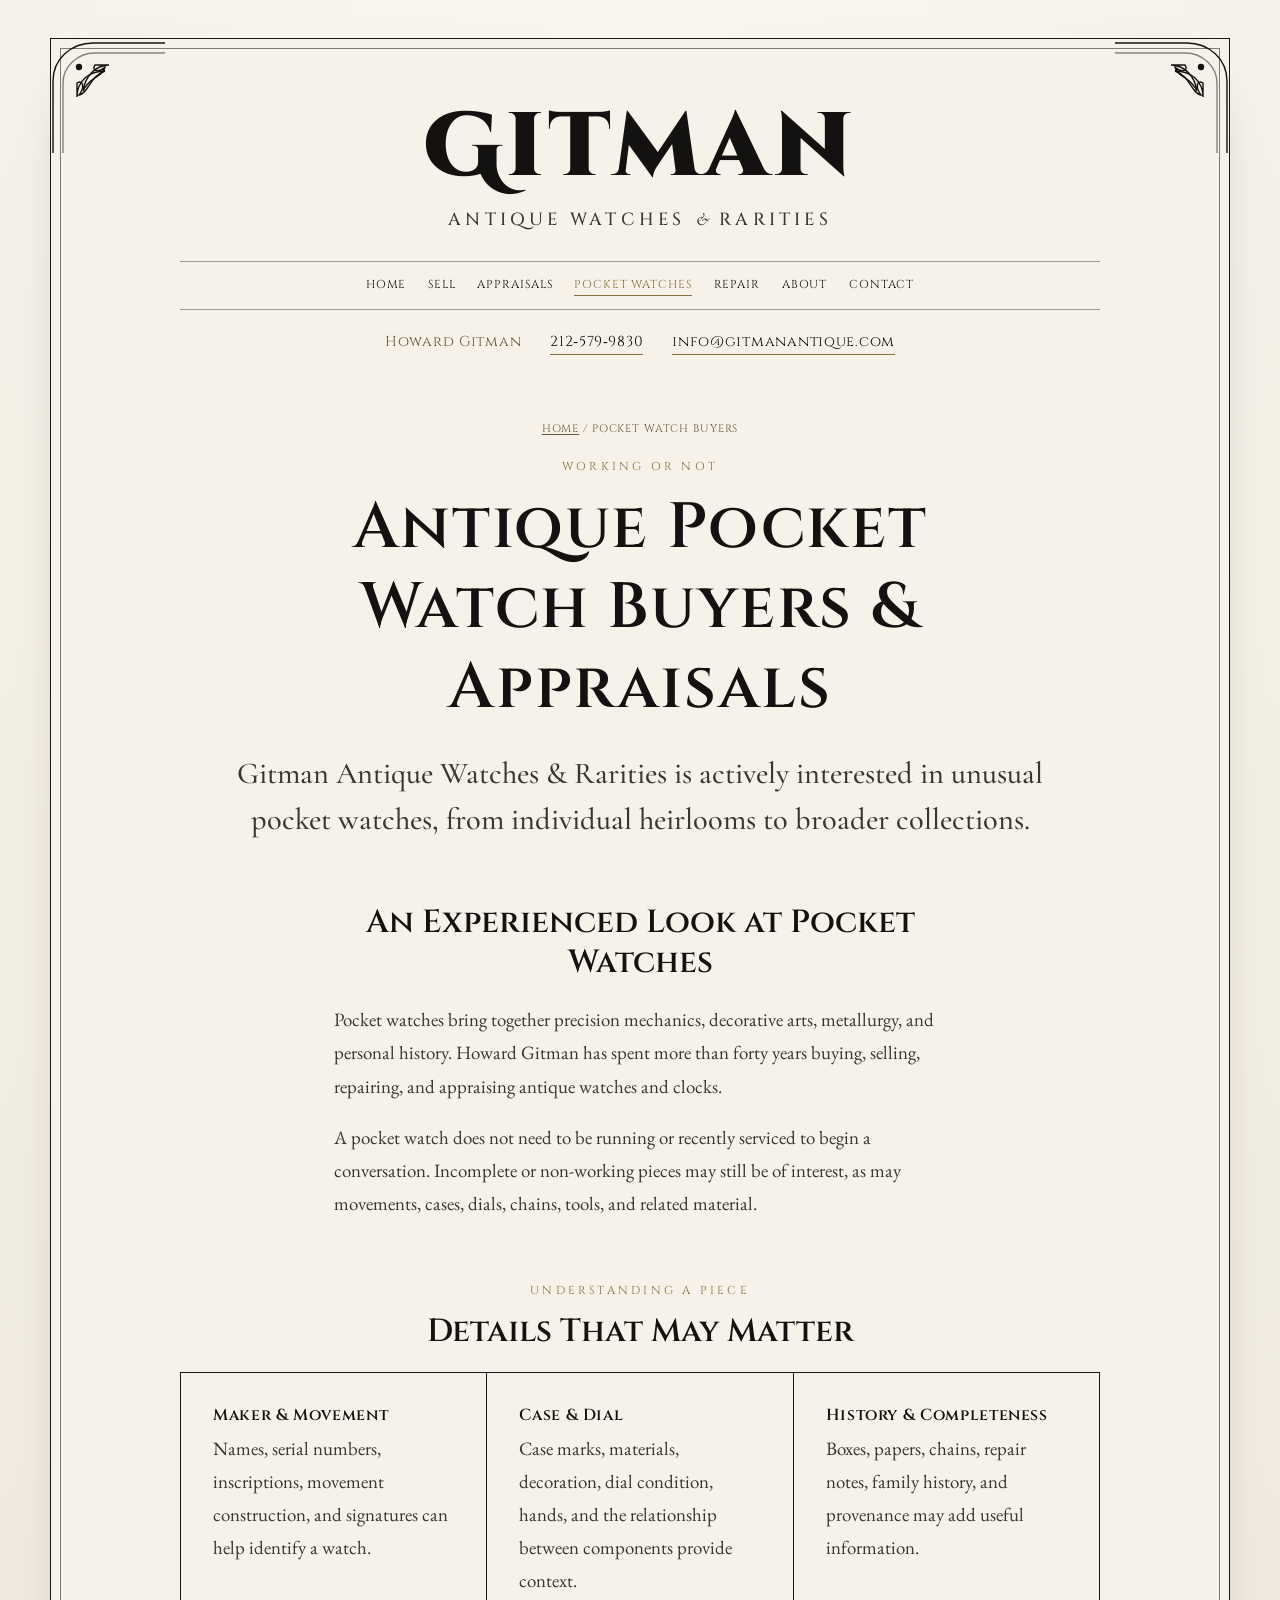
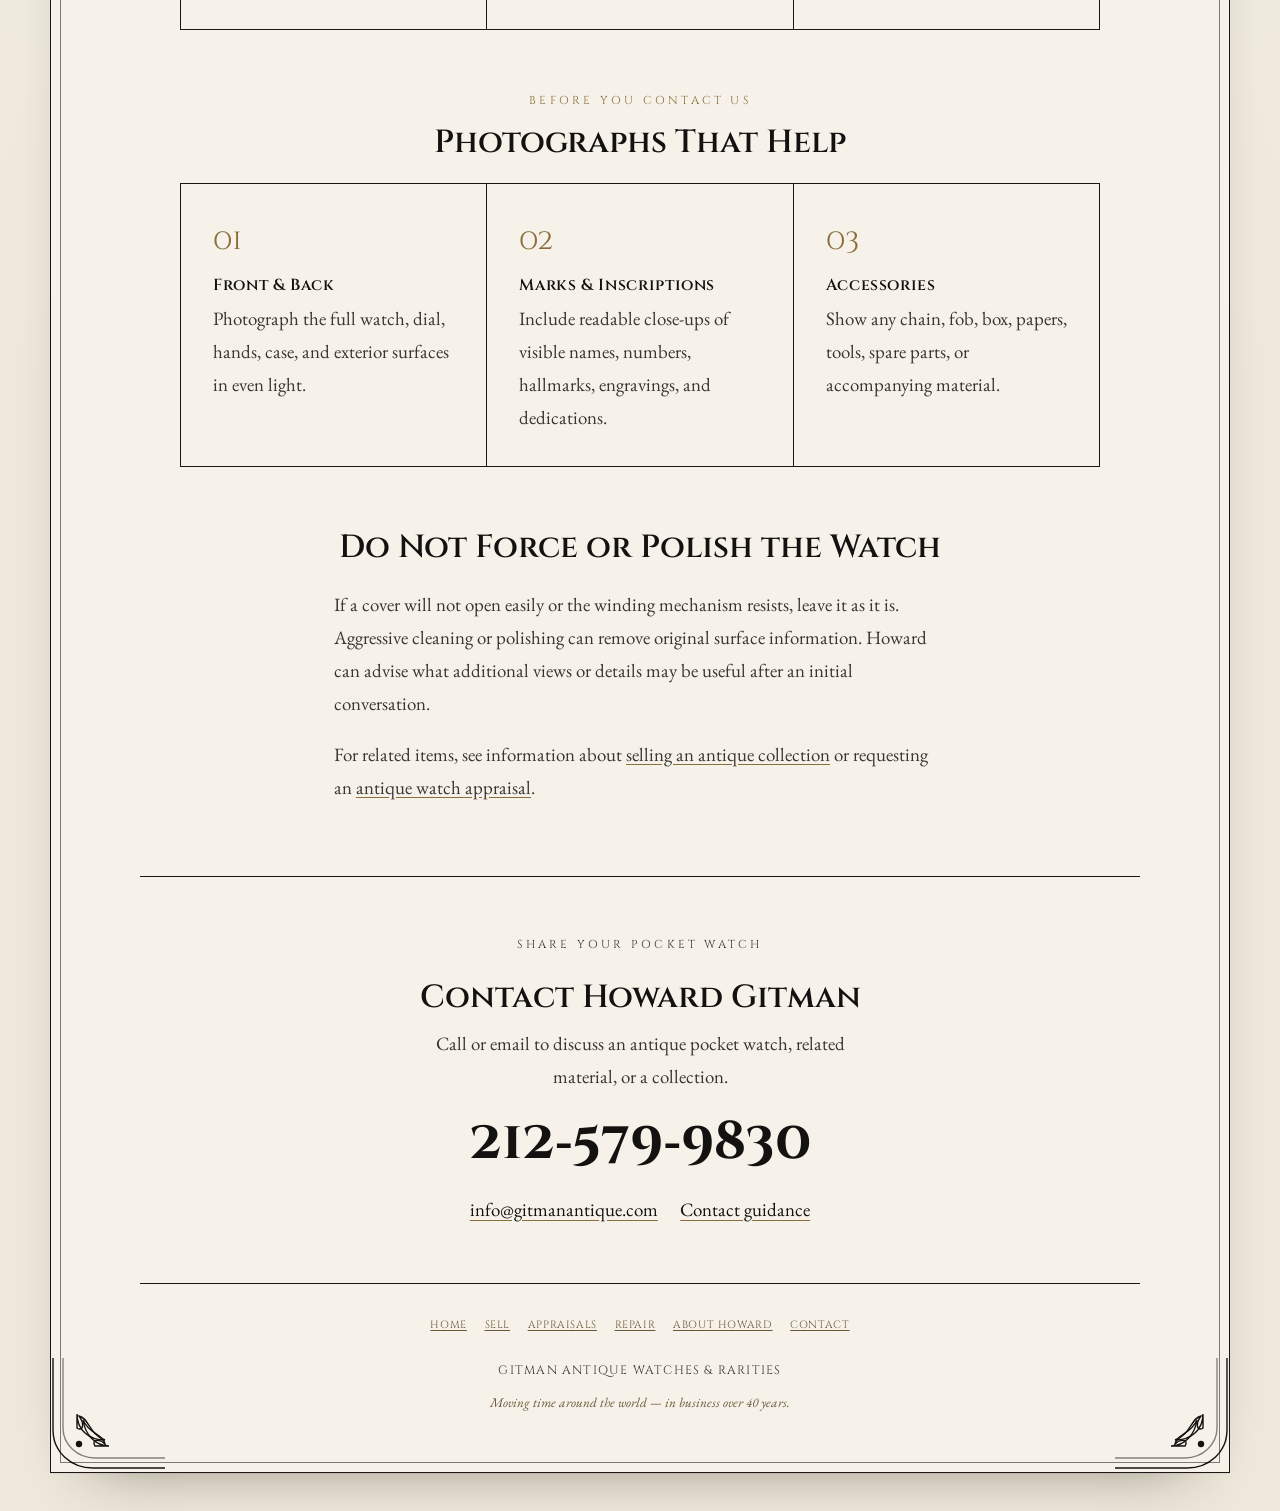
<file: pocket-watch-buyers/index.html>
<!DOCTYPE html>
<html lang="en">
<head>
  <meta charset="UTF-8">
  <meta name="viewport" content="width=device-width, initial-scale=1.0">
  <title>Antique Pocket Watch Buyers | Gitman Antique Watches</title>
  <meta name="description" content="Sell or appraise an antique pocket watch with Howard Gitman. Unusual pocket watches and collections are considered whether working or not.">
  <meta name="robots" content="index,follow,max-image-preview:large">
  <meta name="theme-color" content="#141210">
  <link rel="canonical" href="https://gitmanantique.com/pocket-watch-buyers/">
  <link rel="icon" href="/assets/icons/favicon.png" type="image/png"><link rel="apple-touch-icon" href="/assets/icons/apple-touch-icon.png"><link rel="manifest" href="/manifest.webmanifest">
  <meta property="og:site_name" content="Gitman Antique Watches &amp; Rarities"><meta property="og:locale" content="en_US"><meta property="og:type" content="website">
  <meta property="og:title" content="Antique Pocket Watch Buyers | Gitman Antique Watches">
  <meta property="og:description" content="Discuss an unusual antique pocket watch or collection with Howard Gitman, whether it is working or not.">
  <meta property="og:url" content="https://gitmanantique.com/pocket-watch-buyers/">
  <meta property="og:image" content="https://gitmanantique.com/assets/images/gitman-social-card.png"><meta property="og:image:width" content="1200"><meta property="og:image:height" content="630"><meta property="og:image:alt" content="Gitman Antique Watches &amp; Rarities — Moving Time Around the World">
  <meta name="twitter:card" content="summary_large_image"><meta name="twitter:title" content="Antique Pocket Watch Buyers | Gitman Antique Watches"><meta name="twitter:description" content="Discuss an unusual antique pocket watch or collection with Howard Gitman, whether it is working or not."><meta name="twitter:image" content="https://gitmanantique.com/assets/images/gitman-social-card.png"><meta name="twitter:image:alt" content="Gitman Antique Watches &amp; Rarities — Moving Time Around the World">
  <link rel="preconnect" href="https://fonts.googleapis.com"><link rel="preconnect" href="https://fonts.gstatic.com" crossorigin>
  <link href="https://fonts.googleapis.com/css2?family=Cinzel+Decorative:wght@400;700;900&amp;family=Cinzel:wght@400;500;600&amp;family=Cormorant+Garamond:ital,wght@0,400;0,500;0,600;1,400;1,500&amp;family=EB+Garamond:ital,wght@0,400;0,500;1,400&amp;display=swap" rel="stylesheet"><link rel="stylesheet" href="/assets/styles.css">
  <script type="application/ld+json">
  {
    "@context": "https://schema.org",
    "@graph": [
      {
        "@type": "Service",
        "name": "Antique Pocket Watch Buying and Appraisal",
        "url": "https://gitmanantique.com/pocket-watch-buyers/",
        "description": "Purchasing consideration and appraisal conversations for unusual antique pocket watches and collections, working or not.",
        "provider": { "@type": "Organization", "@id": "https://gitmanantique.com/#organization", "name": "Gitman Antique Watches & Rarities", "url": "https://gitmanantique.com/" },
        "areaServed": "Worldwide"
      },
      {
        "@type": "BreadcrumbList",
        "itemListElement": [
          { "@type": "ListItem", "position": 1, "name": "Home", "item": "https://gitmanantique.com/" },
          { "@type": "ListItem", "position": 2, "name": "Pocket Watch Buyers", "item": "https://gitmanantique.com/pocket-watch-buyers/" }
        ]
      }
    ]
  }
  </script>
  <script async src="https://www.googletagmanager.com/gtag/js?id=G-J6LRDMYRNL"></script><script>window.dataLayer=window.dataLayer||[];function gtag(){dataLayer.push(arguments);}gtag('js',new Date());gtag('config','G-J6LRDMYRNL');</script>
</head>
<body>
  <a class="skip-link" href="#main-content">Skip to main content</a>
  <div class="frame">
    <img class="corner tl" src="/assets/corner.svg" alt=""><img class="corner tr" src="/assets/corner.svg" alt=""><img class="corner bl" src="/assets/corner.svg" alt=""><img class="corner br" src="/assets/corner.svg" alt="">
    <div class="wrap">
      <header class="site-header">
        <a class="brand-link" href="/" aria-label="Gitman Antique Watches and Rarities home"><span class="wordmark">Gitman</span><span class="brand-subtitle">Antique Watches <span class="amp">&amp;</span> Rarities</span></a>
        <nav class="site-nav" aria-label="Primary navigation"><a href="/">Home</a><a href="/sell-antique-watches/">Sell</a><a href="/antique-watch-appraisals/">Appraisals</a><a href="/pocket-watch-buyers/" aria-current="page">Pocket Watches</a><a href="/watch-clock-repair/">Repair</a><a href="/about-howard-gitman/">About</a><a href="/contact/">Contact</a></nav>
        <div class="quickcontact"><span class="who">Howard Gitman</span><a href="tel:+12125799830">212&#8209;579&#8209;9830</a><a href="mailto:info@gitmanantique.com">info@gitmanantique.com</a></div>
      </header>

      <main id="main-content">
        <header class="page-hero">
          <nav class="breadcrumb" aria-label="Breadcrumb"><a href="/">Home</a> / Pocket Watch Buyers</nav>
          <p class="eyebrow">Working or Not</p>
          <h1>Antique Pocket Watch Buyers &amp; Appraisals</h1>
          <p class="lede">Gitman Antique Watches &amp; Rarities is actively interested in unusual pocket watches, from individual heirlooms to broader collections.</p>
        </header>

        <section class="prose" aria-labelledby="interest-title">
          <h2 id="interest-title">An Experienced Look at Pocket Watches</h2>
          <p>Pocket watches bring together precision mechanics, decorative arts, metallurgy, and personal history. Howard Gitman has spent more than forty years buying, selling, repairing, and appraising antique watches and clocks.</p>
          <p>A pocket watch does not need to be running or recently serviced to begin a conversation. Incomplete or non-working pieces may still be of interest, as may movements, cases, dials, chains, tools, and related material.</p>
        </section>

        <section aria-labelledby="details-title">
          <p class="eyebrow">Understanding a Piece</p>
          <h2 id="details-title">Details That May Matter</h2>
          <div class="card-grid">
            <div class="card"><h3>Maker &amp; Movement</h3><p>Names, serial numbers, inscriptions, movement construction, and signatures can help identify a watch.</p></div>
            <div class="card"><h3>Case &amp; Dial</h3><p>Case marks, materials, decoration, dial condition, hands, and the relationship between components provide context.</p></div>
            <div class="card"><h3>History &amp; Completeness</h3><p>Boxes, papers, chains, repair notes, family history, and provenance may add useful information.</p></div>
          </div>
        </section>

        <section aria-labelledby="photos-title">
          <p class="eyebrow">Before You Contact Us</p>
          <h2 id="photos-title">Photographs That Help</h2>
          <div class="process-grid">
            <div class="process-step"><span class="number">01</span><h3>Front &amp; Back</h3><p>Photograph the full watch, dial, hands, case, and exterior surfaces in even light.</p></div>
            <div class="process-step"><span class="number">02</span><h3>Marks &amp; Inscriptions</h3><p>Include readable close-ups of visible names, numbers, hallmarks, engravings, and dedications.</p></div>
            <div class="process-step"><span class="number">03</span><h3>Accessories</h3><p>Show any chain, fob, box, papers, tools, spare parts, or accompanying material.</p></div>
          </div>
        </section>

        <section class="prose" aria-labelledby="protect-title">
          <h2 id="protect-title">Do Not Force or Polish the Watch</h2>
          <p>If a cover will not open easily or the winding mechanism resists, leave it as it is. Aggressive cleaning or polishing can remove original surface information. Howard can advise what additional views or details may be useful after an initial conversation.</p>
          <p>For related items, see information about <a href="/sell-antique-watches/">selling an antique collection</a> or requesting an <a href="/antique-watch-appraisals/">antique watch appraisal</a>.</p>
        </section>

        <section class="cta" aria-labelledby="contact-title">
          <p class="eyebrow">Share Your Pocket Watch</p><h2 id="contact-title">Contact Howard Gitman</h2>
          <p>Call or email to discuss an antique pocket watch, related material, or a collection.</p>
          <a class="phone" href="tel:+12125799830">212&#8209;579&#8209;9830</a><div class="cta-links"><a href="mailto:info@gitmanantique.com">info@gitmanantique.com</a><a href="/contact/">Contact guidance</a></div>
        </section>
      </main>
    </div>
    <footer class="site-footer"><nav class="footer-nav" aria-label="Footer navigation"><a href="/">Home</a><a href="/sell-antique-watches/">Sell</a><a href="/antique-watch-appraisals/">Appraisals</a><a href="/watch-clock-repair/">Repair</a><a href="/about-howard-gitman/">About Howard</a><a href="/contact/">Contact</a></nav><span class="name">Gitman Antique Watches &amp; Rarities</span><span class="sm">Moving time around the world — in business over 40 years.</span></footer>
  </div>
</body>
</html>
</file>
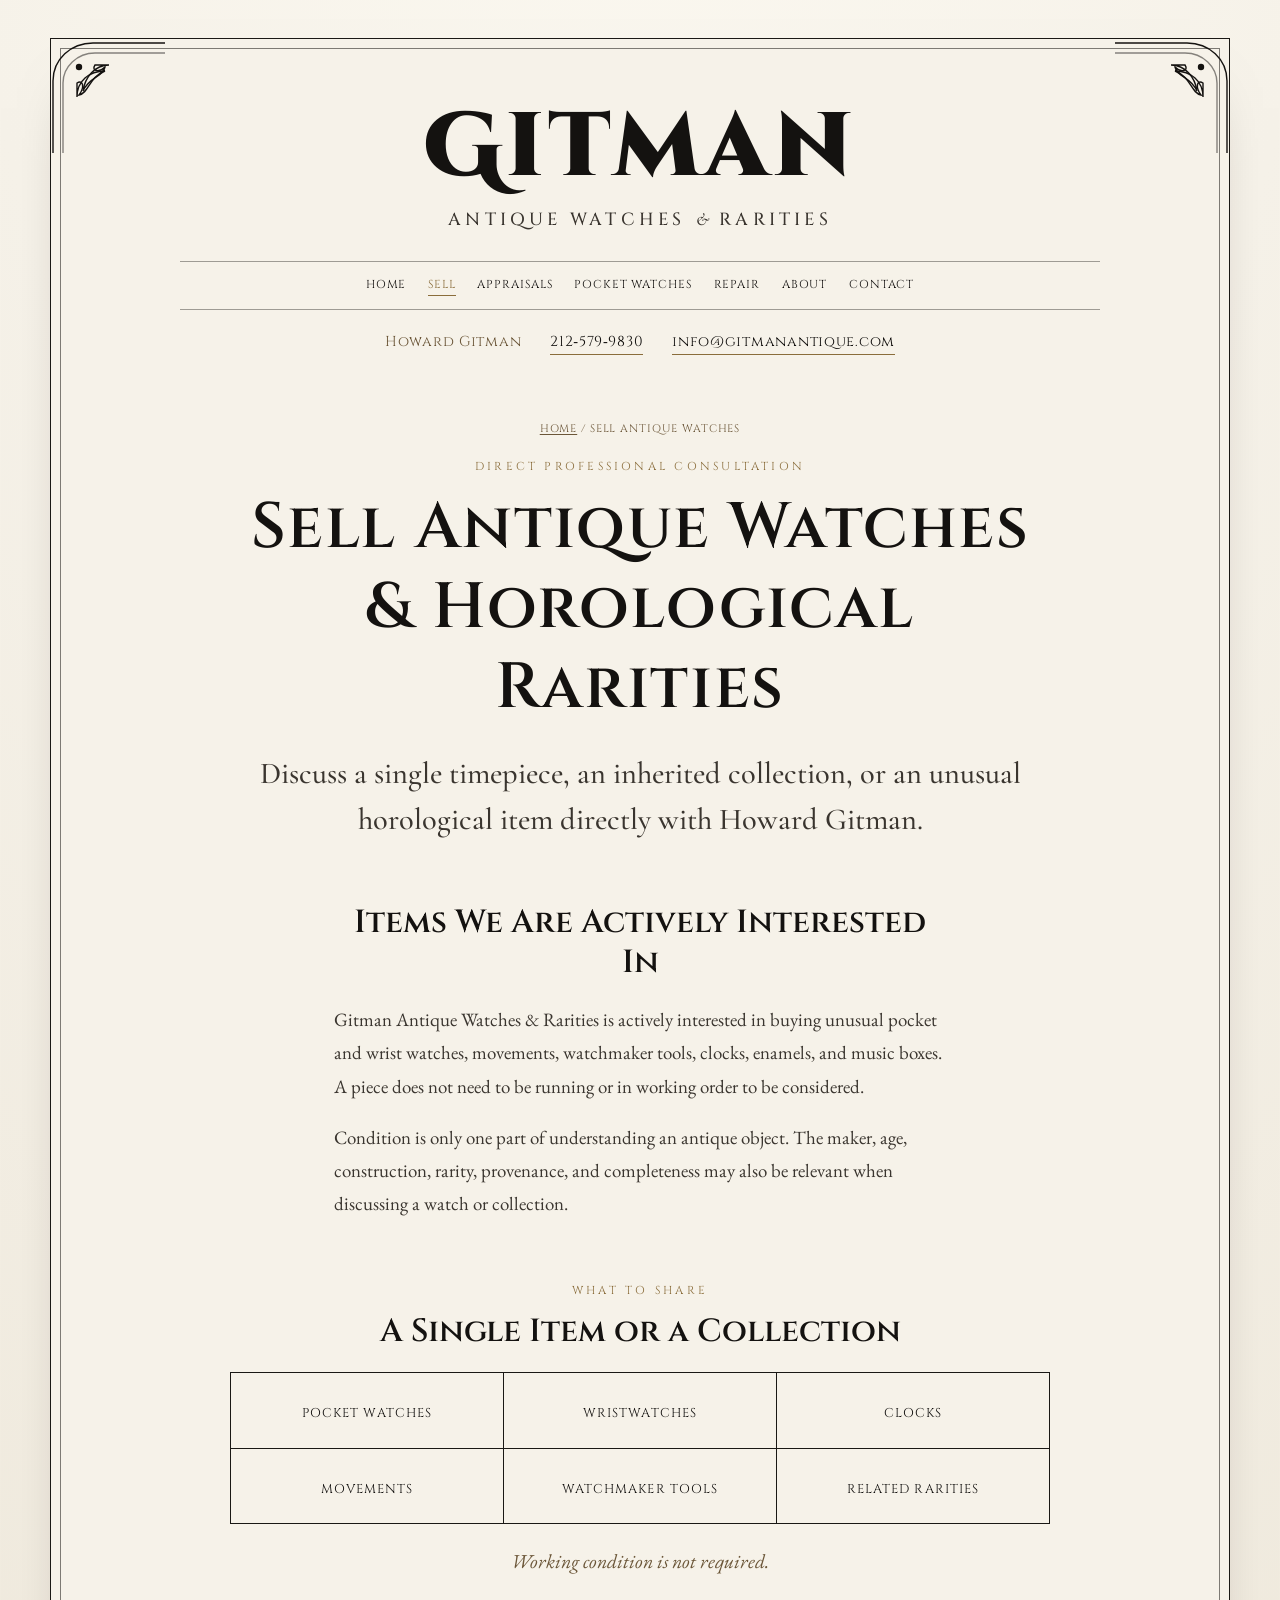
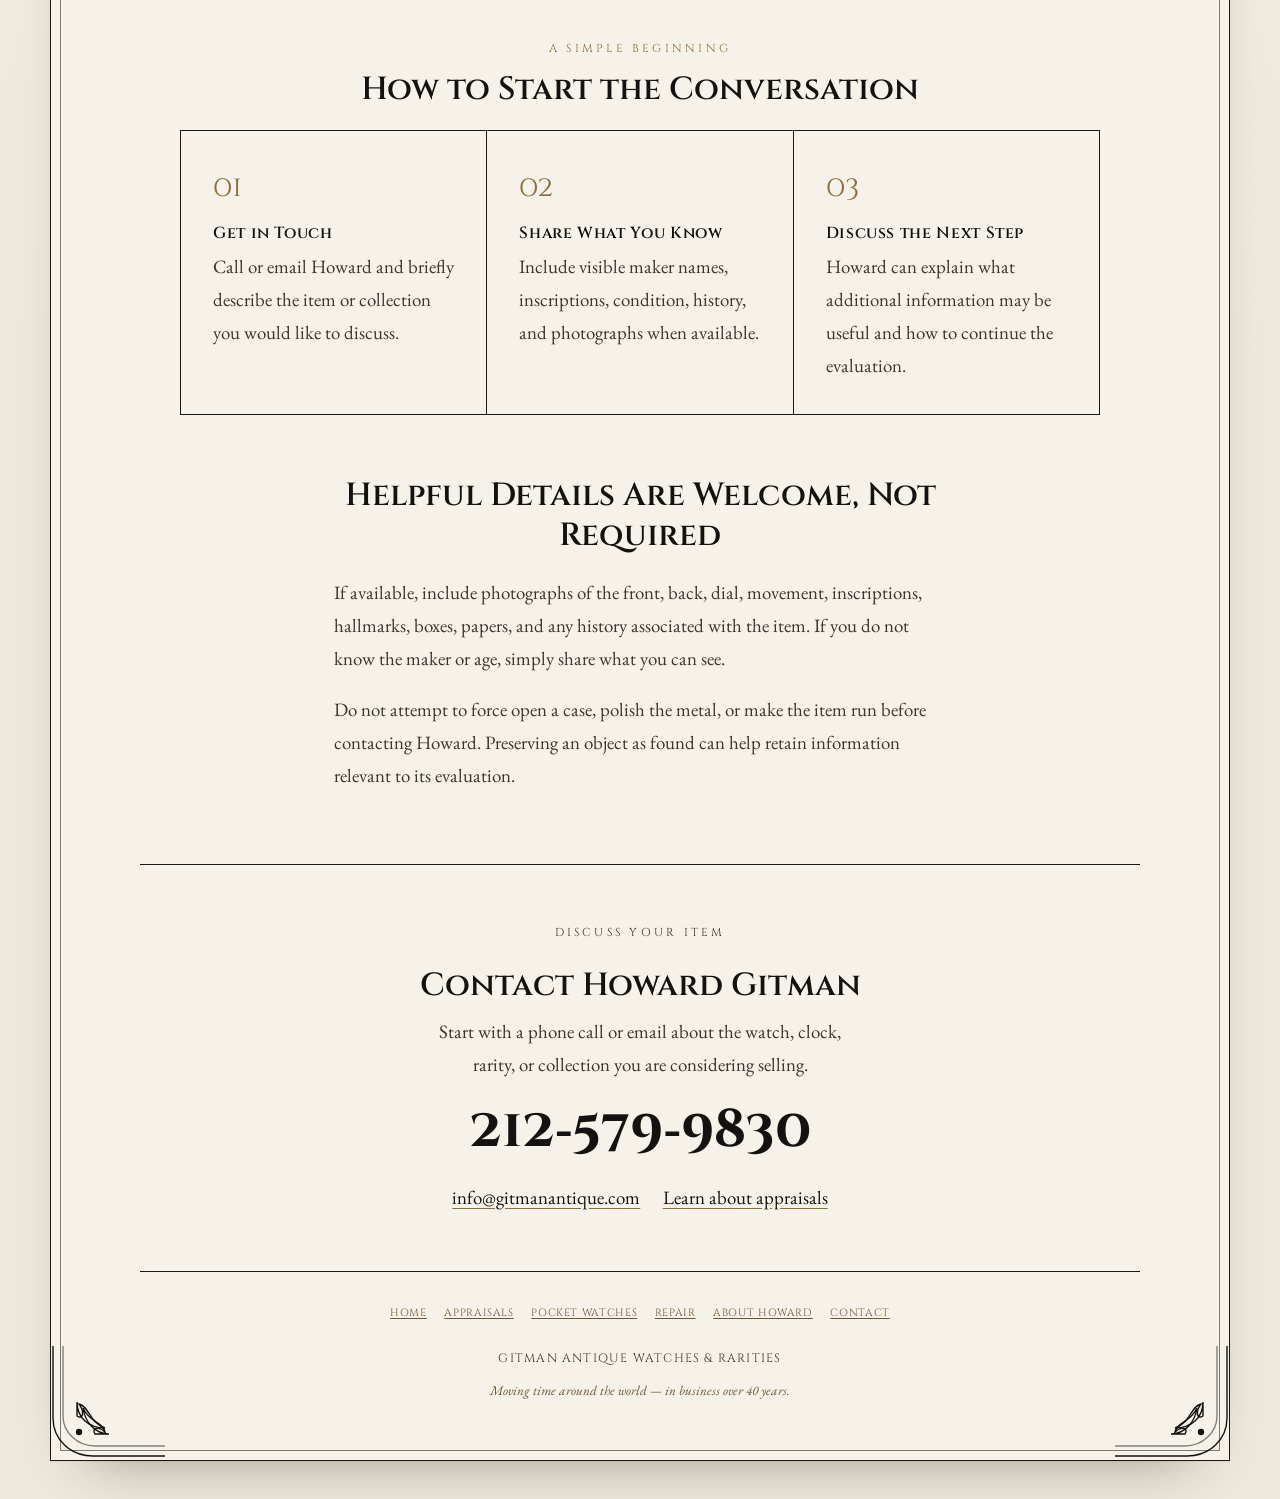
<file: sell-antique-watches/index.html>
<!DOCTYPE html>
<html lang="en">
<head>
  <meta charset="UTF-8">
  <meta name="viewport" content="width=device-width, initial-scale=1.0">
  <title>Sell Antique Watches &amp; Collections | Gitman Antique</title>
  <meta name="description" content="Contact Howard Gitman to discuss selling antique pocket watches, wristwatches, clocks, movements, tools, enamels, music boxes, or a collection.">
  <meta name="robots" content="index,follow,max-image-preview:large">
  <meta name="theme-color" content="#141210">
  <link rel="canonical" href="https://gitmanantique.com/sell-antique-watches/">
  <link rel="icon" href="/assets/icons/favicon.png" type="image/png">
  <link rel="apple-touch-icon" href="/assets/icons/apple-touch-icon.png">
  <link rel="manifest" href="/manifest.webmanifest">
  <meta property="og:site_name" content="Gitman Antique Watches &amp; Rarities">
  <meta property="og:locale" content="en_US">
  <meta property="og:type" content="website">
  <meta property="og:title" content="Sell Antique Watches &amp; Collections | Gitman Antique">
  <meta property="og:description" content="Discuss an antique watch, clock, horological rarity, or collection with Howard Gitman.">
  <meta property="og:url" content="https://gitmanantique.com/sell-antique-watches/">
  <meta property="og:image" content="https://gitmanantique.com/assets/images/gitman-social-card.png">
  <meta property="og:image:width" content="1200">
  <meta property="og:image:height" content="630">
  <meta property="og:image:alt" content="Gitman Antique Watches &amp; Rarities — Moving Time Around the World">
  <meta name="twitter:card" content="summary_large_image">
  <meta name="twitter:title" content="Sell Antique Watches &amp; Collections | Gitman Antique">
  <meta name="twitter:description" content="Discuss an antique watch, clock, horological rarity, or collection with Howard Gitman.">
  <meta name="twitter:image" content="https://gitmanantique.com/assets/images/gitman-social-card.png">
  <meta name="twitter:image:alt" content="Gitman Antique Watches &amp; Rarities — Moving Time Around the World">
  <link rel="preconnect" href="https://fonts.googleapis.com">
  <link rel="preconnect" href="https://fonts.gstatic.com" crossorigin>
  <link href="https://fonts.googleapis.com/css2?family=Cinzel+Decorative:wght@400;700;900&amp;family=Cinzel:wght@400;500;600&amp;family=Cormorant+Garamond:ital,wght@0,400;0,500;0,600;1,400;1,500&amp;family=EB+Garamond:ital,wght@0,400;0,500;1,400&amp;display=swap" rel="stylesheet">
  <link rel="stylesheet" href="/assets/styles.css">
  <script type="application/ld+json">
  {
    "@context": "https://schema.org",
    "@graph": [
      {
        "@type": "Service",
        "name": "Antique Watch and Horological Rarity Purchasing",
        "url": "https://gitmanantique.com/sell-antique-watches/",
        "description": "Evaluation and purchasing consideration for antique watches, clocks, movements, tools, enamels, music boxes, and collections.",
        "provider": {
          "@type": "Organization",
          "@id": "https://gitmanantique.com/#organization",
          "name": "Gitman Antique Watches & Rarities",
          "url": "https://gitmanantique.com/"
        },
        "areaServed": "Worldwide"
      },
      {
        "@type": "BreadcrumbList",
        "itemListElement": [
          { "@type": "ListItem", "position": 1, "name": "Home", "item": "https://gitmanantique.com/" },
          { "@type": "ListItem", "position": 2, "name": "Sell Antique Watches", "item": "https://gitmanantique.com/sell-antique-watches/" }
        ]
      }
    ]
  }
  </script>
  <script async src="https://www.googletagmanager.com/gtag/js?id=G-J6LRDMYRNL"></script>
  <script>window.dataLayer=window.dataLayer||[];function gtag(){dataLayer.push(arguments);}gtag('js',new Date());gtag('config','G-J6LRDMYRNL');</script>
</head>
<body>
  <a class="skip-link" href="#main-content">Skip to main content</a>
  <div class="frame">
    <img class="corner tl" src="/assets/corner.svg" alt="">
    <img class="corner tr" src="/assets/corner.svg" alt="">
    <img class="corner bl" src="/assets/corner.svg" alt="">
    <img class="corner br" src="/assets/corner.svg" alt="">
    <div class="wrap">
      <header class="site-header">
        <a class="brand-link" href="/" aria-label="Gitman Antique Watches and Rarities home">
          <span class="wordmark">Gitman</span>
          <span class="brand-subtitle">Antique Watches <span class="amp">&amp;</span> Rarities</span>
        </a>
        <nav class="site-nav" aria-label="Primary navigation">
          <a href="/">Home</a><a href="/sell-antique-watches/" aria-current="page">Sell</a><a href="/antique-watch-appraisals/">Appraisals</a><a href="/pocket-watch-buyers/">Pocket Watches</a><a href="/watch-clock-repair/">Repair</a><a href="/about-howard-gitman/">About</a><a href="/contact/">Contact</a>
        </nav>
        <div class="quickcontact"><span class="who">Howard Gitman</span><a href="tel:+12125799830">212&#8209;579&#8209;9830</a><a href="mailto:info@gitmanantique.com">info@gitmanantique.com</a></div>
      </header>

      <main id="main-content">
        <header class="page-hero">
          <nav class="breadcrumb" aria-label="Breadcrumb"><a href="/">Home</a> / Sell Antique Watches</nav>
          <p class="eyebrow">Direct Professional Consultation</p>
          <h1>Sell Antique Watches &amp; Horological Rarities</h1>
          <p class="lede">Discuss a single timepiece, an inherited collection, or an unusual horological item directly with Howard Gitman.</p>
        </header>

        <section class="prose" aria-labelledby="buying-title">
          <h2 id="buying-title">Items We Are Actively Interested In</h2>
          <p>Gitman Antique Watches &amp; Rarities is actively interested in buying unusual pocket and wrist watches, movements, watchmaker tools, clocks, enamels, and music boxes. A piece does not need to be running or in working order to be considered.</p>
          <p>Condition is only one part of understanding an antique object. The maker, age, construction, rarity, provenance, and completeness may also be relevant when discussing a watch or collection.</p>
        </section>

        <section aria-labelledby="categories-title">
          <p class="eyebrow">What to Share</p>
          <h2 id="categories-title">A Single Item or a Collection</h2>
          <ul class="buy-grid">
            <li><span class="lbl">Pocket Watches</span></li><li><span class="lbl">Wristwatches</span></li><li><span class="lbl">Clocks</span></li><li><span class="lbl">Movements</span></li><li><span class="lbl">Watchmaker Tools</span></li><li><span class="lbl">Related Rarities</span></li>
          </ul>
          <p class="note">Working condition is not required.</p>
        </section>

        <section aria-labelledby="process-title">
          <p class="eyebrow">A Simple Beginning</p>
          <h2 id="process-title">How to Start the Conversation</h2>
          <div class="process-grid">
            <div class="process-step"><span class="number">01</span><h3>Get in Touch</h3><p>Call or email Howard and briefly describe the item or collection you would like to discuss.</p></div>
            <div class="process-step"><span class="number">02</span><h3>Share What You Know</h3><p>Include visible maker names, inscriptions, condition, history, and photographs when available.</p></div>
            <div class="process-step"><span class="number">03</span><h3>Discuss the Next Step</h3><p>Howard can explain what additional information may be useful and how to continue the evaluation.</p></div>
          </div>
        </section>

        <section class="prose" aria-labelledby="prepare-title">
          <h2 id="prepare-title">Helpful Details Are Welcome, Not Required</h2>
          <p>If available, include photographs of the front, back, dial, movement, inscriptions, hallmarks, boxes, papers, and any history associated with the item. If you do not know the maker or age, simply share what you can see.</p>
          <p>Do not attempt to force open a case, polish the metal, or make the item run before contacting Howard. Preserving an object as found can help retain information relevant to its evaluation.</p>
        </section>

        <section class="cta" aria-labelledby="contact-title">
          <p class="eyebrow">Discuss Your Item</p>
          <h2 id="contact-title">Contact Howard Gitman</h2>
          <p>Start with a phone call or email about the watch, clock, rarity, or collection you are considering selling.</p>
          <a class="phone" href="tel:+12125799830">212&#8209;579&#8209;9830</a>
          <div class="cta-links"><a href="mailto:info@gitmanantique.com">info@gitmanantique.com</a><a href="/antique-watch-appraisals/">Learn about appraisals</a></div>
        </section>
      </main>
    </div>

    <footer class="site-footer">
      <nav class="footer-nav" aria-label="Footer navigation"><a href="/">Home</a><a href="/antique-watch-appraisals/">Appraisals</a><a href="/pocket-watch-buyers/">Pocket Watches</a><a href="/watch-clock-repair/">Repair</a><a href="/about-howard-gitman/">About Howard</a><a href="/contact/">Contact</a></nav>
      <span class="name">Gitman Antique Watches &amp; Rarities</span><span class="sm">Moving time around the world — in business over 40 years.</span>
    </footer>
  </div>
</body>
</html>
</file>
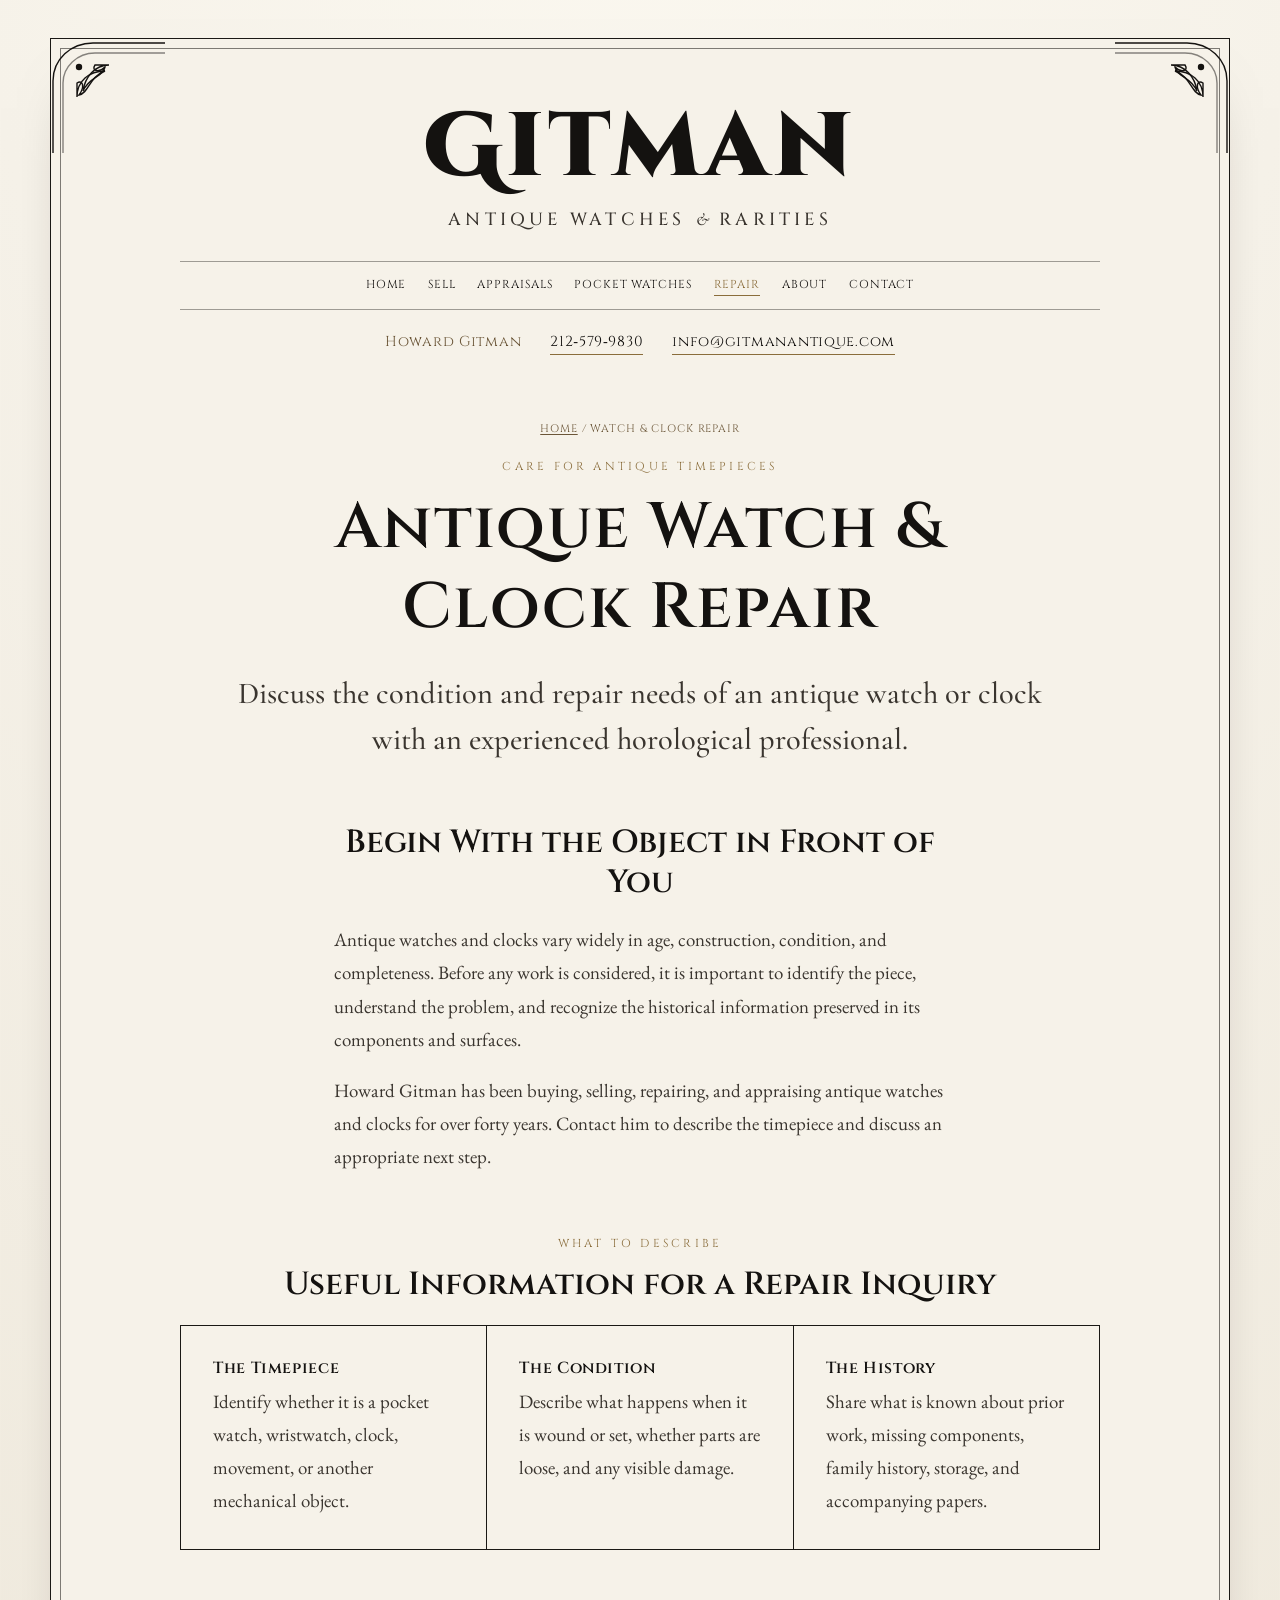
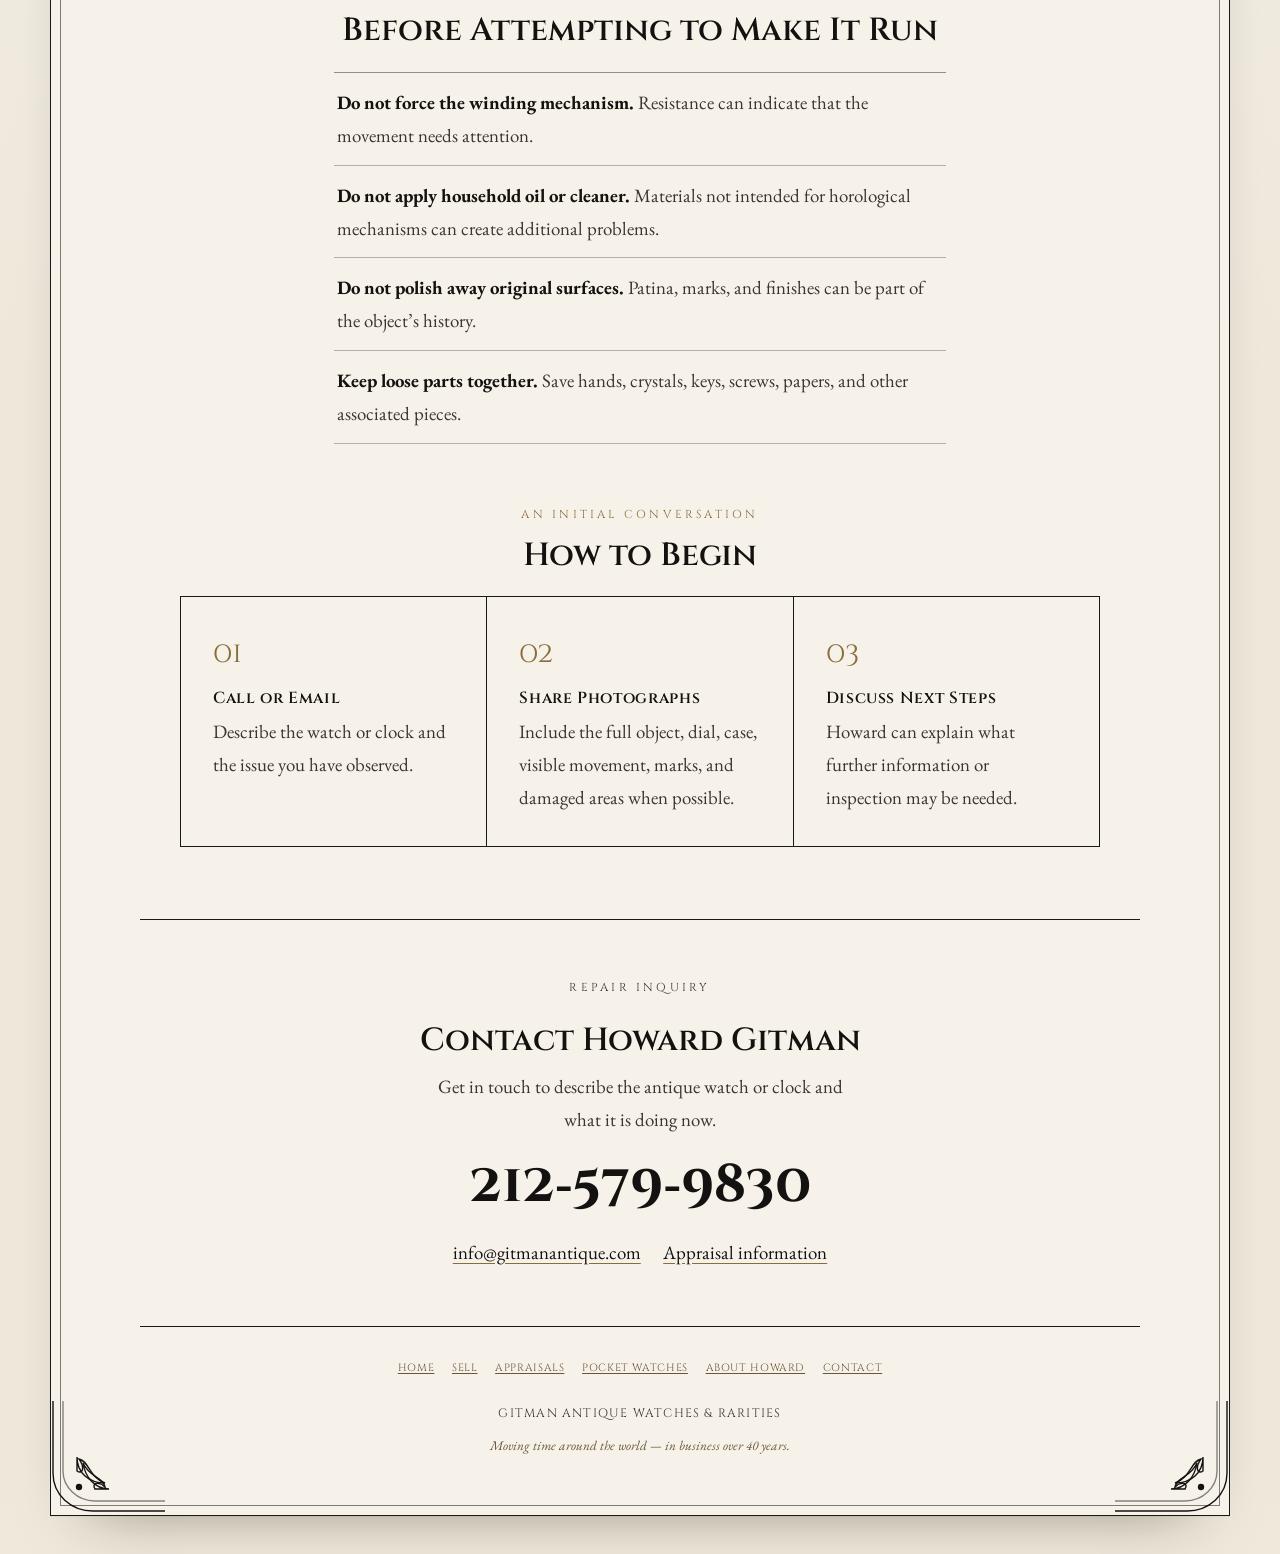
<file: watch-clock-repair/index.html>
<!DOCTYPE html>
<html lang="en">
<head>
  <meta charset="UTF-8">
  <meta name="viewport" content="width=device-width, initial-scale=1.0">
  <title>Antique Watch &amp; Clock Repair | Gitman Antique Watches</title>
  <meta name="description" content="Discuss an antique watch or clock repair with Howard Gitman, a horological professional with more than forty years of experience.">
  <meta name="robots" content="index,follow,max-image-preview:large"><meta name="theme-color" content="#141210">
  <link rel="canonical" href="https://gitmanantique.com/watch-clock-repair/">
  <link rel="icon" href="/assets/icons/favicon.png" type="image/png"><link rel="apple-touch-icon" href="/assets/icons/apple-touch-icon.png"><link rel="manifest" href="/manifest.webmanifest">
  <meta property="og:site_name" content="Gitman Antique Watches &amp; Rarities"><meta property="og:locale" content="en_US"><meta property="og:type" content="website">
  <meta property="og:title" content="Antique Watch &amp; Clock Repair | Gitman Antique Watches"><meta property="og:description" content="Discuss an antique watch or clock repair with Howard Gitman."><meta property="og:url" content="https://gitmanantique.com/watch-clock-repair/">
  <meta property="og:image" content="https://gitmanantique.com/assets/images/gitman-social-card.png"><meta property="og:image:width" content="1200"><meta property="og:image:height" content="630"><meta property="og:image:alt" content="Gitman Antique Watches &amp; Rarities — Moving Time Around the World">
  <meta name="twitter:card" content="summary_large_image"><meta name="twitter:title" content="Antique Watch &amp; Clock Repair | Gitman Antique Watches"><meta name="twitter:description" content="Discuss an antique watch or clock repair with Howard Gitman."><meta name="twitter:image" content="https://gitmanantique.com/assets/images/gitman-social-card.png"><meta name="twitter:image:alt" content="Gitman Antique Watches &amp; Rarities — Moving Time Around the World">
  <link rel="preconnect" href="https://fonts.googleapis.com"><link rel="preconnect" href="https://fonts.gstatic.com" crossorigin><link href="https://fonts.googleapis.com/css2?family=Cinzel+Decorative:wght@400;700;900&amp;family=Cinzel:wght@400;500;600&amp;family=Cormorant+Garamond:ital,wght@0,400;0,500;0,600;1,400;1,500&amp;family=EB+Garamond:ital,wght@0,400;0,500;1,400&amp;display=swap" rel="stylesheet"><link rel="stylesheet" href="/assets/styles.css">
  <script type="application/ld+json">
  {
    "@context": "https://schema.org",
    "@graph": [
      {
        "@type": "Service",
        "name": "Antique Watch and Clock Repair",
        "url": "https://gitmanantique.com/watch-clock-repair/",
        "description": "Consultation regarding repair needs for antique watches and clocks.",
        "provider": { "@type": "Organization", "@id": "https://gitmanantique.com/#organization", "name": "Gitman Antique Watches & Rarities", "url": "https://gitmanantique.com/" },
        "areaServed": "Worldwide"
      },
      {
        "@type": "BreadcrumbList",
        "itemListElement": [
          { "@type": "ListItem", "position": 1, "name": "Home", "item": "https://gitmanantique.com/" },
          { "@type": "ListItem", "position": 2, "name": "Watch and Clock Repair", "item": "https://gitmanantique.com/watch-clock-repair/" }
        ]
      }
    ]
  }
  </script>
  <script async src="https://www.googletagmanager.com/gtag/js?id=G-J6LRDMYRNL"></script><script>window.dataLayer=window.dataLayer||[];function gtag(){dataLayer.push(arguments);}gtag('js',new Date());gtag('config','G-J6LRDMYRNL');</script>
</head>
<body>
  <a class="skip-link" href="#main-content">Skip to main content</a>
  <div class="frame">
    <img class="corner tl" src="/assets/corner.svg" alt=""><img class="corner tr" src="/assets/corner.svg" alt=""><img class="corner bl" src="/assets/corner.svg" alt=""><img class="corner br" src="/assets/corner.svg" alt="">
    <div class="wrap">
      <header class="site-header">
        <a class="brand-link" href="/" aria-label="Gitman Antique Watches and Rarities home"><span class="wordmark">Gitman</span><span class="brand-subtitle">Antique Watches <span class="amp">&amp;</span> Rarities</span></a>
        <nav class="site-nav" aria-label="Primary navigation"><a href="/">Home</a><a href="/sell-antique-watches/">Sell</a><a href="/antique-watch-appraisals/">Appraisals</a><a href="/pocket-watch-buyers/">Pocket Watches</a><a href="/watch-clock-repair/" aria-current="page">Repair</a><a href="/about-howard-gitman/">About</a><a href="/contact/">Contact</a></nav>
        <div class="quickcontact"><span class="who">Howard Gitman</span><a href="tel:+12125799830">212&#8209;579&#8209;9830</a><a href="mailto:info@gitmanantique.com">info@gitmanantique.com</a></div>
      </header>

      <main id="main-content">
        <header class="page-hero">
          <nav class="breadcrumb" aria-label="Breadcrumb"><a href="/">Home</a> / Watch &amp; Clock Repair</nav>
          <p class="eyebrow">Care for Antique Timepieces</p>
          <h1>Antique Watch &amp; Clock Repair</h1>
          <p class="lede">Discuss the condition and repair needs of an antique watch or clock with an experienced horological professional.</p>
        </header>

        <section class="prose" aria-labelledby="experience-title">
          <h2 id="experience-title">Begin With the Object in Front of You</h2>
          <p>Antique watches and clocks vary widely in age, construction, condition, and completeness. Before any work is considered, it is important to identify the piece, understand the problem, and recognize the historical information preserved in its components and surfaces.</p>
          <p>Howard Gitman has been buying, selling, repairing, and appraising antique watches and clocks for over forty years. Contact him to describe the timepiece and discuss an appropriate next step.</p>
        </section>

        <section aria-labelledby="symptoms-title">
          <p class="eyebrow">What to Describe</p>
          <h2 id="symptoms-title">Useful Information for a Repair Inquiry</h2>
          <div class="card-grid">
            <div class="card"><h3>The Timepiece</h3><p>Identify whether it is a pocket watch, wristwatch, clock, movement, or another mechanical object.</p></div>
            <div class="card"><h3>The Condition</h3><p>Describe what happens when it is wound or set, whether parts are loose, and any visible damage.</p></div>
            <div class="card"><h3>The History</h3><p>Share what is known about prior work, missing components, family history, storage, and accompanying papers.</p></div>
          </div>
        </section>

        <section class="prose" aria-labelledby="before-title">
          <h2 id="before-title">Before Attempting to Make It Run</h2>
          <ul class="fact-list">
            <li><strong>Do not force the winding mechanism.</strong> Resistance can indicate that the movement needs attention.</li>
            <li><strong>Do not apply household oil or cleaner.</strong> Materials not intended for horological mechanisms can create additional problems.</li>
            <li><strong>Do not polish away original surfaces.</strong> Patina, marks, and finishes can be part of the object’s history.</li>
            <li><strong>Keep loose parts together.</strong> Save hands, crystals, keys, screws, papers, and other associated pieces.</li>
          </ul>
        </section>

        <section aria-labelledby="start-title">
          <p class="eyebrow">An Initial Conversation</p>
          <h2 id="start-title">How to Begin</h2>
          <div class="process-grid"><div class="process-step"><span class="number">01</span><h3>Call or Email</h3><p>Describe the watch or clock and the issue you have observed.</p></div><div class="process-step"><span class="number">02</span><h3>Share Photographs</h3><p>Include the full object, dial, case, visible movement, marks, and damaged areas when possible.</p></div><div class="process-step"><span class="number">03</span><h3>Discuss Next Steps</h3><p>Howard can explain what further information or inspection may be needed.</p></div></div>
        </section>

        <section class="cta" aria-labelledby="contact-title">
          <p class="eyebrow">Repair Inquiry</p><h2 id="contact-title">Contact Howard Gitman</h2><p>Get in touch to describe the antique watch or clock and what it is doing now.</p>
          <a class="phone" href="tel:+12125799830">212&#8209;579&#8209;9830</a><div class="cta-links"><a href="mailto:info@gitmanantique.com">info@gitmanantique.com</a><a href="/antique-watch-appraisals/">Appraisal information</a></div>
        </section>
      </main>
    </div>
    <footer class="site-footer"><nav class="footer-nav" aria-label="Footer navigation"><a href="/">Home</a><a href="/sell-antique-watches/">Sell</a><a href="/antique-watch-appraisals/">Appraisals</a><a href="/pocket-watch-buyers/">Pocket Watches</a><a href="/about-howard-gitman/">About Howard</a><a href="/contact/">Contact</a></nav><span class="name">Gitman Antique Watches &amp; Rarities</span><span class="sm">Moving time around the world — in business over 40 years.</span></footer>
  </div>
</body>
</html>
</file>
<file: assets/styles.css>
:root {
  --ink: #141210;
  --ink-soft: #3a352f;
  --paper: #f6f2e9;
  --paper-2: #efe9dc;
  --line: #1a1815;
  --accent: #6b5638;
  --gold: #8a6d3b;
  --max: 1080px;
}

* { box-sizing: border-box; }

html { scroll-behavior: smooth; }

body {
  margin: 0;
  color: var(--ink);
  background: radial-gradient(120% 80% at 50% -10%, #fbf8f0 0%, var(--paper) 45%, var(--paper-2) 100%);
  font-family: "EB Garamond", "Cormorant Garamond", Georgia, serif;
  font-size: clamp(1.02rem, .9rem + .4vw, 1.18rem);
  line-height: 1.75;
  -webkit-font-smoothing: antialiased;
  text-rendering: optimizeLegibility;
}

::selection { background: var(--ink); color: var(--paper); }

a { color: inherit; }

a:focus-visible {
  outline: 2px solid var(--gold);
  outline-offset: 4px;
}

.skip-link {
  position: fixed;
  left: 1rem;
  top: -5rem;
  z-index: 20;
  padding: .55rem .85rem;
  background: var(--ink);
  color: var(--paper);
}

.skip-link:focus { top: 1rem; }

.wrap { max-width: var(--max); margin: 0 auto; padding: 0 clamp(1.1rem, 4vw, 2.5rem); }

.frame {
  position: relative;
  margin: clamp(1rem, 3vw, 2.4rem) auto;
  max-width: 1180px;
  min-height: calc(100vh - 2rem);
  border: 1px solid var(--line);
  padding: clamp(1.6rem, 4vw, 3.6rem) clamp(1rem, 3vw, 2rem);
  background: linear-gradient(var(--paper), var(--paper)) padding-box;
  box-shadow: 0 1px 0 rgba(0, 0, 0, .04), 0 30px 60px -40px rgba(30, 20, 10, .5);
}

.frame::before {
  content: "";
  position: absolute;
  inset: 9px;
  border: 1px solid var(--line);
  pointer-events: none;
  opacity: .55;
}

.corner { position: absolute; width: clamp(64px, 10vw, 120px); height: auto; pointer-events: none; }
.corner.tl { top: -2px; left: -2px; }
.corner.tr { top: -2px; right: -2px; transform: scaleX(-1); }
.corner.bl { bottom: -2px; left: -2px; transform: scaleY(-1); }
.corner.br { bottom: -2px; right: -2px; transform: scale(-1, -1); }

.site-header { text-align: center; padding: clamp(.4rem, 2vw, 1rem) 0 1.4rem; }

.tagline-top {
  margin: 0 0 clamp(.7rem, 2vw, 1.2rem);
  padding-left: .42em;
  color: var(--accent);
  font-family: "Cinzel", serif;
  font-size: clamp(.58rem, .5rem + .35vw, .78rem);
  letter-spacing: .42em;
  text-transform: uppercase;
}

.brand-link { display: inline-block; text-decoration: none; }

.wordmark {
  margin: 0;
  color: var(--ink);
  font-family: "Cinzel Decorative", "Cinzel", serif;
  font-size: clamp(2.7rem, 6vw + .8rem, 6.2rem);
  font-weight: 900;
  letter-spacing: .04em;
  line-height: .92;
}

.brand-subtitle {
  display: block;
  margin-top: clamp(.7rem, 1.6vw, 1rem);
  color: var(--ink-soft);
  font-family: "Cinzel", serif;
  font-size: clamp(.72rem, .55rem + .75vw, 1.1rem);
  font-weight: 500;
  letter-spacing: .24em;
  text-transform: uppercase;
}

.brand-subtitle .amp { padding: 0 .12em; font-family: "Cormorant Garamond", serif; font-style: italic; letter-spacing: 0; text-transform: none; }

.site-nav {
  position: relative;
  z-index: 2;
  display: flex;
  flex-wrap: wrap;
  justify-content: center;
  gap: .45rem 1.35rem;
  max-width: 920px;
  margin: 1.6rem auto 0;
  padding: .8rem 0;
  border-top: 1px solid rgba(26, 24, 21, .4);
  border-bottom: 1px solid rgba(26, 24, 21, .4);
  font-family: "Cinzel", serif;
  font-size: .72rem;
  letter-spacing: .08em;
  text-transform: uppercase;
}

.site-nav a { text-decoration: none; border-bottom: 1px solid transparent; }
.site-nav a:hover, .site-nav a[aria-current="page"] { color: var(--gold); border-color: var(--gold); }

.quickcontact {
  display: flex;
  flex-wrap: wrap;
  justify-content: center;
  gap: .45rem 1.8rem;
  margin-top: 1.15rem;
  font-family: "Cinzel", serif;
  font-size: clamp(.75rem, .62rem + .4vw, .9rem);
  letter-spacing: .05em;
}

.quickcontact a { text-decoration: none; border-bottom: 1px solid var(--gold); }
.quickcontact .who { color: var(--accent); }

main { position: relative; z-index: 1; padding-top: clamp(1.5rem, 4vw, 2.6rem); }

.hero, .page-hero { text-align: center; }

.page-hero { max-width: 820px; margin: 0 auto clamp(2.2rem, 5vw, 3.6rem); }

h1, h2, h3 {
  color: var(--ink);
  font-family: "Cinzel", serif;
  font-weight: 600;
  line-height: 1.25;
}

.hero h1, .page-hero h1 {
  margin: 0;
  font-size: clamp(2rem, 1.1rem + 3.8vw, 4rem);
  letter-spacing: .025em;
}

.hero .display-brand {
  font-family: "Cinzel Decorative", "Cinzel", serif;
  font-size: clamp(3rem, 7vw + .8rem, 6.8rem);
  font-weight: 900;
  line-height: .96;
}

.hero .display-subtitle {
  display: block;
  margin-top: .8rem;
  color: var(--ink-soft);
  font-family: "Cinzel", serif;
  font-size: clamp(.85rem, .6rem + 1vw, 1.35rem);
  font-weight: 500;
  letter-spacing: .22em;
  text-transform: uppercase;
}

.lede {
  max-width: 54ch;
  margin: 1.45rem auto 0;
  color: var(--ink-soft);
  font-family: "Cormorant Garamond", serif;
  font-size: clamp(1.3rem, 1rem + 1.35vw, 1.9rem);
  font-weight: 500;
  line-height: 1.5;
}

.lede strong { color: var(--ink); font-weight: 600; }

.eyebrow {
  margin: 0 0 .7rem;
  color: var(--gold);
  font-family: "Cinzel", serif;
  font-size: .72rem;
  letter-spacing: .28em;
  text-align: center;
  text-transform: uppercase;
}

.rule { display: flex; align-items: center; justify-content: center; gap: 1rem; max-width: 420px; margin: 1.5rem auto 0; color: var(--gold); }
.rule::before, .rule::after { content: ""; height: 1px; flex: 1; background: linear-gradient(90deg, transparent, var(--line), transparent); opacity: .6; }
.rule .clock { font-size: 1.25rem; line-height: 1; }

section { margin: clamp(2.2rem, 5vw, 3.8rem) 0; }

h2 { margin: 0 0 1.25rem; font-size: clamp(1.35rem, 1rem + 1.5vw, 2rem); text-align: center; }
h3 { margin: 0 0 .45rem; font-size: 1rem; letter-spacing: .04em; }

.prose { max-width: 68ch; margin-right: auto; margin-left: auto; }
.prose p { margin: 0 0 1.15rem; color: var(--ink-soft); }
.prose strong { color: var(--ink); }
.prose a { text-decoration-color: var(--gold); text-underline-offset: .16em; }

.breadcrumb {
  margin: 0 0 1.2rem;
  color: var(--accent);
  font-family: "Cinzel", serif;
  font-size: .68rem;
  letter-spacing: .08em;
  text-align: center;
  text-transform: uppercase;
}
.breadcrumb a { text-underline-offset: .18em; }

.card-grid, .process-grid {
  display: grid;
  grid-template-columns: repeat(3, minmax(0, 1fr));
  gap: 1px;
  max-width: 920px;
  margin: 0 auto;
  padding: 1px;
  background: var(--line);
}

.card, .process-step {
  display: block;
  padding: clamp(1.25rem, 3vw, 2rem);
  background: var(--paper);
  color: var(--ink-soft);
  text-decoration: none;
}

a.card { transition: background .2s, color .2s; }
a.card:hover { background: var(--paper-2); color: var(--ink); }
.card p, .process-step p { margin: 0; }
.card .link-label { display: inline-block; margin-top: .8rem; color: var(--gold); font-family: "Cinzel", serif; font-size: .72rem; letter-spacing: .08em; text-transform: uppercase; }

.process-step .number {
  display: block;
  margin-bottom: .55rem;
  color: var(--gold);
  font-family: "Cinzel Decorative", serif;
  font-size: 1.8rem;
}

.buy-grid {
  display: grid;
  grid-template-columns: repeat(3, minmax(0, 1fr));
  gap: 1px;
  max-width: 820px;
  margin: 0 auto;
  padding: 1px;
  background: var(--line);
  list-style: none;
}

.buy-grid li { padding: 1.3rem 1rem; background: var(--paper); text-align: center; }
.buy-grid .lbl { color: var(--ink); font-family: "Cinzel", serif; font-size: .8rem; letter-spacing: .08em; text-transform: uppercase; }
.note { margin: 1.2rem auto 0; color: var(--accent); font-size: 1.05em; font-style: italic; text-align: center; }

.value {
  position: relative;
  max-width: 760px;
  margin: 0 auto;
  padding: clamp(1.6rem, 4vw, 2.6rem);
  border: 1px solid var(--line);
  background: var(--paper-2);
  text-align: center;
}

.value::before, .value::after { content: ""; position: absolute; right: 10px; left: 10px; height: 0; border-top: 1px solid var(--line); opacity: .4; }
.value::before { top: 10px; }
.value::after { bottom: 10px; }
.value .big { display: block; color: var(--ink); font-family: "Cinzel Decorative", "Cinzel", serif; font-size: clamp(2rem, 1rem + 4vw, 3.2rem); font-weight: 700; line-height: 1; }
.value .big small { display: block; margin-top: .6rem; color: var(--accent); font-family: "Cinzel", serif; font-size: .42em; font-weight: 500; letter-spacing: .1em; text-transform: uppercase; }
.value p { max-width: 56ch; margin: 1.1rem auto 0; color: var(--ink-soft); }

.fact-list { max-width: 680px; margin: 1.3rem auto 0; padding: 0; list-style: none; border-top: 1px solid rgba(26, 24, 21, .45); }
.fact-list li { padding: .8rem .2rem; border-bottom: 1px solid rgba(26, 24, 21, .3); color: var(--ink-soft); }
.fact-list strong { color: var(--ink); }

.cta {
  margin: clamp(2.7rem, 6vw, 4.5rem) 0 0;
  padding: clamp(2.2rem, 5vw, 3.6rem) 1rem;
  border-top: 1px solid var(--line);
  border-bottom: 1px solid var(--line);
  text-align: center;
}

.cta h2 { margin-bottom: .55rem; }
.cta p { max-width: 48ch; margin: 0 auto 1.45rem; color: var(--ink-soft); }
.phone { display: inline-block; border-bottom: 2px solid transparent; color: var(--ink); font-family: "Cinzel Decorative", "Cinzel", serif; font-size: clamp(1.8rem, 1rem + 4vw, 3.3rem); font-weight: 700; line-height: 1; text-decoration: none; }
.phone:hover { border-color: var(--gold); }
.cta-links { display: flex; flex-wrap: wrap; justify-content: center; gap: .65rem 1.4rem; margin-top: 1.35rem; }
.cta-links a { text-decoration-color: var(--gold); text-underline-offset: .2em; }

.site-footer { position: relative; z-index: 1; padding: 2rem 1rem .4rem; color: var(--accent); text-align: center; }
.footer-nav { display: flex; flex-wrap: wrap; justify-content: center; gap: .35rem 1.1rem; margin-bottom: 1rem; font-family: "Cinzel", serif; font-size: .66rem; letter-spacing: .06em; text-transform: uppercase; }
.footer-nav a { text-underline-offset: .18em; }
.site-footer .name { color: var(--ink-soft); font-family: "Cinzel", serif; font-size: .76rem; letter-spacing: .1em; text-transform: uppercase; }
.site-footer .sm { display: block; margin-top: .45rem; font-size: .83rem; font-style: italic; }

@media (max-width: 760px) {
  .card-grid, .process-grid { grid-template-columns: 1fr; }
  .buy-grid { grid-template-columns: repeat(2, minmax(0, 1fr)); }
  .site-nav { gap: .4rem 1rem; }
}

@media (max-width: 560px) {
  .frame { margin: .55rem; padding: 1.4rem .65rem; }
  .quickcontact { flex-direction: column; gap: .25rem; }
  .site-nav { font-size: .66rem; }
  .corner { width: 62px; }
}

@media (prefers-reduced-motion: reduce) {
  html { scroll-behavior: auto; }
  *, *::before, *::after { transition-duration: .01ms !important; }
}
</file>
